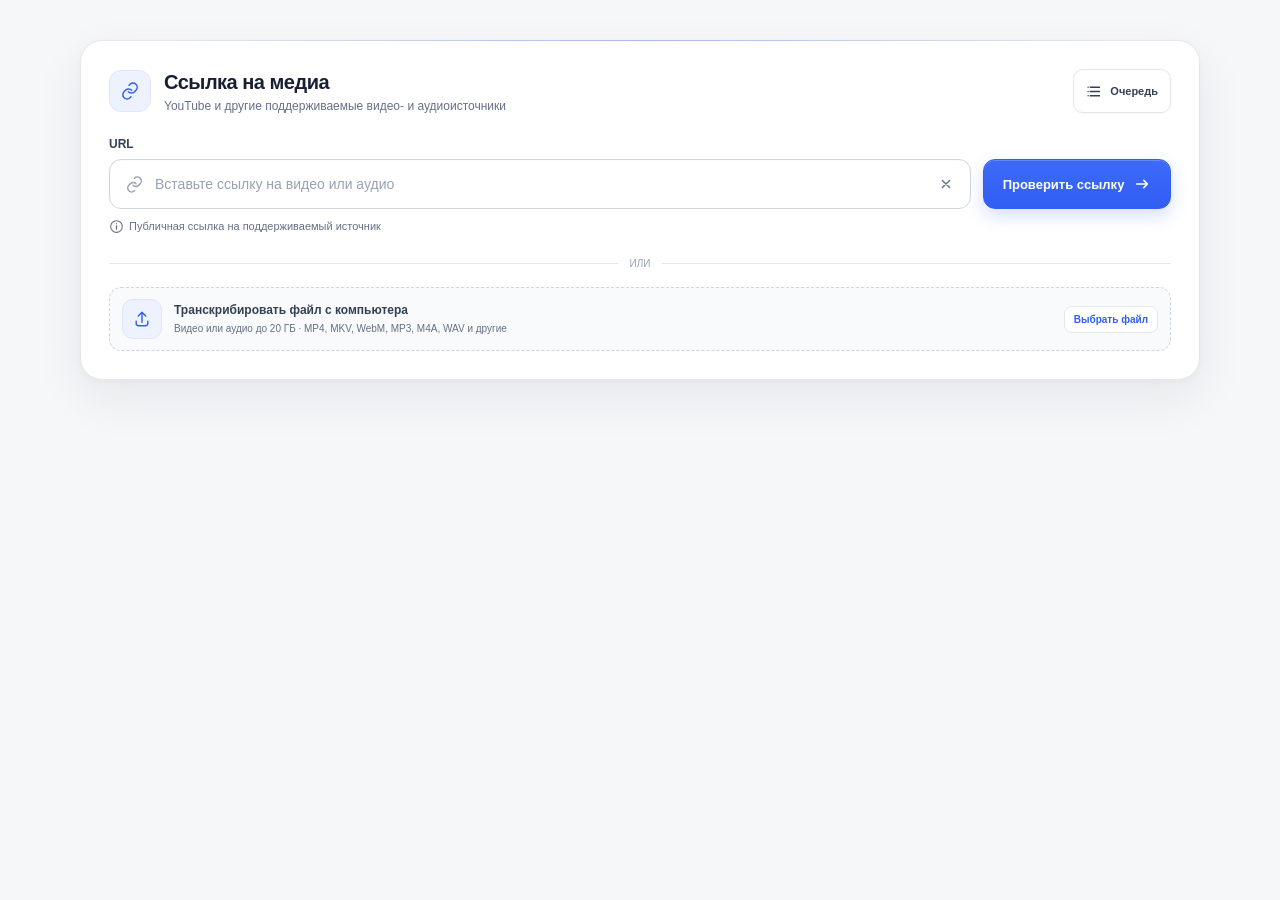
<file: app/static/index.html>
<!doctype html>
<html lang="ru">
<head>
  <meta charset="utf-8">
  <meta name="viewport" content="width=device-width, initial-scale=1">
  <meta name="theme-color" content="#f6f7f9">
  <title>Локальный загрузчик видео</title>
  <style>
    svg { width: 24px; height: 24px; }
    [hidden] { display: none !important; }
  </style>
  <link rel="stylesheet" href="./styles.css?v=20260719-3">
</head>
<body>
  <section id="file-mode-notice" class="file-mode-notice" hidden aria-labelledby="file-mode-title">
    <div class="file-mode-card">
      <span class="file-mode-icon" aria-hidden="true">
        <svg viewBox="0 0 24 24" fill="none"><path d="M12 3v11m0 0 4-4m-4 4-4-4M5 16.5v1.25A2.25 2.25 0 0 0 7.25 20h9.5A2.25 2.25 0 0 0 19 17.75V16.5" stroke="currentColor" stroke-width="1.8" stroke-linecap="round" stroke-linejoin="round"/></svg>
      </span>
      <span class="required-badge">Нужен локальный сервер</span>
      <h1 id="file-mode-title">Страница открыта как файл</h1>
      <p>CSS теперь загрузился корректно, но скачивание работает только через FastAPI. Запустите сервер и откройте приложение на localhost.</p>
      <a id="file-mode-link" class="primary-button file-mode-button" href="http://127.0.0.1:8765/">Открыть приложение</a>
      <code>.venv\Scripts\python.exe -m uvicorn app.main:app --host 127.0.0.1 --port 8765</code>
    </div>
  </section>

  <main class="page-shell">
    <section id="analysis-card" class="workspace-card" aria-labelledby="link-title">
      <div class="card-header">
        <div class="section-icon" aria-hidden="true">
          <svg viewBox="0 0 24 24" fill="none"><path d="M10 13a5 5 0 0 0 7.1.1l2-2a5 5 0 0 0-7.1-7.1l-1.1 1.1M14 11a5 5 0 0 0-7.1-.1l-2 2A5 5 0 0 0 12 20l1.1-1.1" stroke="currentColor" stroke-width="1.8" stroke-linecap="round"/></svg>
        </div>
        <div class="card-heading-copy">
          <div class="title-line">
            <h1 id="link-title">Ссылка на медиа</h1>
          </div>
          <p>YouTube и другие поддерживаемые видео- и аудиоисточники</p>
        </div>
        <button id="queue-toggle" class="quiet-action queue-toggle" type="button"
                aria-expanded="false" aria-controls="queue-panel">
          <svg viewBox="0 0 20 20" fill="none" aria-hidden="true"><path d="M5 5h11M5 10h11M5 15h11" stroke="currentColor" stroke-width="1.5" stroke-linecap="round"/><circle cx="2.5" cy="5" r=".8" fill="currentColor"/><circle cx="2.5" cy="10" r=".8" fill="currentColor"/><circle cx="2.5" cy="15" r=".8" fill="currentColor"/></svg>
          Очередь
        </button>
      </div>

      <form id="info-form" class="link-form">
        <label for="video-url">URL</label>
        <div class="form-row">
          <div class="input-wrap">
            <span class="input-icon" aria-hidden="true">
              <svg viewBox="0 0 24 24" fill="none"><path d="M10 13a5 5 0 0 0 7.1.1l2-2a5 5 0 0 0-7.1-7.1M14 11a5 5 0 0 0-7.1-.1l-2 2A5 5 0 0 0 12 20" stroke="currentColor" stroke-width="1.8" stroke-linecap="round"/></svg>
            </span>
            <input id="video-url" name="url" type="url" inputmode="url"
                   placeholder="Вставьте ссылку на видео или аудио" autocomplete="off"
                   aria-describedby="field-hint status" required>
            <button id="clear-button" class="clear-button" type="button" aria-label="Очистить ссылку" title="Очистить ссылку">
              <svg viewBox="0 0 20 20" fill="none" aria-hidden="true"><path d="m6 6 8 8m0-8-8 8" stroke="currentColor" stroke-width="1.6" stroke-linecap="round"/></svg>
            </button>
          </div>
          <button id="submit-button" class="primary-button" type="submit">
            <span class="button-label">Проверить ссылку</span>
            <svg class="button-arrow" viewBox="0 0 20 20" fill="none" aria-hidden="true"><path d="M4 10h12m-4-4 4 4-4 4" stroke="currentColor" stroke-width="1.7" stroke-linecap="round" stroke-linejoin="round"/></svg>
            <span class="spinner" aria-hidden="true"></span>
          </button>
        </div>
        <div class="form-meta">
          <span id="field-hint">
            <svg viewBox="0 0 18 18" fill="none" aria-hidden="true"><path d="M9 16A7 7 0 1 0 9 2a7 7 0 0 0 0 14Z" stroke="currentColor" stroke-width="1.3"/><path d="M9 8.2v4M9 5.6v.1" stroke="currentColor" stroke-width="1.5" stroke-linecap="round"/></svg>
            Публичная ссылка на поддерживаемый источник
          </span>
          <div id="status" class="status" role="status" aria-live="polite"></div>
        </div>
      </form>

      <section id="queue-panel" class="secondary-panel hidden" aria-labelledby="queue-title">
        <div class="secondary-panel-heading">
          <div>
            <h2 id="queue-title">Очередь ссылок</h2>
            <p>Вставьте несколько ссылок или одну ссылку на плейлист. Обычная загрузка выше остаётся главным способом.</p>
          </div>
          <span class="quiet-badge">до 50</span>
        </div>
        <label class="textarea-field" for="queue-source">
          <span>Ссылки или плейлист</span>
          <textarea id="queue-source" rows="3" maxlength="12000"
                    placeholder="Одна ссылка на строку или ссылка на плейлист"
                    aria-describedby="queue-status"></textarea>
        </label>
        <div class="secondary-action-row">
          <button id="queue-analyze" class="secondary-button" type="button">Показать список</button>
          <span id="queue-status" class="inline-status" role="status" aria-live="polite"></span>
        </div>

        <div id="queue-results" class="queue-results hidden">
          <div class="queue-results-head">
            <div>
              <strong id="queue-source-title">Найденные материалы</strong>
              <span id="queue-count"></span>
            </div>
            <label class="compact-check"><input id="queue-select-all" type="checkbox" checked><span>Выбрать все</span></label>
          </div>
          <div id="queue-items" class="queue-items" role="list"></div>
          <div class="queue-settings">
            <label class="setting-field" for="queue-action">
              <span>Что создать</span>
              <select id="queue-action">
                <option value="transcription" selected>Транскрибацию</option>
                <option value="video">Видео MP4</option>
                <option value="audio">Аудио</option>
              </select>
            </label>
            <button id="queue-start" class="secondary-button queue-start" type="button" disabled>Запустить очередь</button>
          </div>
          <p id="queue-help" class="secondary-help">Для транскрибации используются настройки вкладки «Текст». Элементы обрабатываются по очереди.</p>
        </div>
      </section>

      <div class="source-divider" aria-hidden="true"><span>или</span></div>
      <div class="local-file-control">
        <input id="local-media-file" class="local-media-input" type="file"
               accept="video/*,audio/*,.mkv,.m4v,.opus,.flac,.wma">
        <label id="local-file-picker" class="local-file-picker" for="local-media-file">
          <span class="local-file-icon" aria-hidden="true">
            <svg viewBox="0 0 24 24" fill="none"><path d="M12 16V4m0 0L7.5 8.5M12 4l4.5 4.5M5 14.5v3A2.5 2.5 0 0 0 7.5 20h9a2.5 2.5 0 0 0 2.5-2.5v-3" stroke="currentColor" stroke-width="1.7" stroke-linecap="round" stroke-linejoin="round"/></svg>
          </span>
          <span class="local-file-copy">
            <strong id="local-file-title">Транскрибировать файл с компьютера</strong>
            <small id="local-file-description">Видео или аудио до 20 ГБ · MP4, MKV, WebM, MP3, M4A, WAV и другие</small>
          </span>
          <span class="local-file-action">Выбрать файл</span>
        </label>
        <p id="local-file-status" class="local-file-status" role="status" aria-live="polite"></p>
      </div>
    </section>

    <section id="video-card" class="result-card hidden" aria-labelledby="video-title">
      <div class="result-header">
        <div>
          <span class="success-badge">
            <svg viewBox="0 0 18 18" fill="none" aria-hidden="true"><path d="M9 16A7 7 0 1 0 9 2a7 7 0 0 0 0 14Z" stroke="currentColor" stroke-width="1.4"/><path d="m5.8 9 2 2 4.4-4.5" stroke="currentColor" stroke-width="1.5" stroke-linecap="round" stroke-linejoin="round"/></svg>
            <span id="media-state-label">Медиа найдено</span>
          </span>
          <h2 id="result-heading">Доступные форматы</h2>
          <p id="result-description">Выберите видео, аудио или транскрибацию.</p>
        </div>
        <span id="source-name" class="source-badge">Источник</span>
      </div>

      <div class="result-grid">
        <article class="media-summary">
          <div class="thumbnail-wrap">
            <img id="thumbnail" alt="Превью видео">
            <div id="local-file-preview" class="local-file-preview hidden" aria-hidden="true">
              <svg viewBox="0 0 24 24" fill="none"><path d="M6 3.5h8l4 4v13H6v-17Z" stroke="currentColor" stroke-width="1.5"/><path d="M14 3.5v4h4M9 13h6M9 16h4" stroke="currentColor" stroke-width="1.5" stroke-linecap="round"/></svg>
              <span>Локальный медиафайл</span>
            </div>
            <span id="duration" class="duration"></span>
            <span class="thumbnail-shade" aria-hidden="true"></span>
          </div>
          <div class="media-copy">
            <h3 id="video-title"></h3>
            <p id="author" class="author"></p>
          </div>

          <details id="range-selector" class="compact-disclosure range-selector hidden">
            <summary>
              <span>Выбрать фрагмент</span>
              <small id="range-summary">Всё медиа</small>
            </summary>
            <div class="disclosure-content">
              <div class="range-track-wrap" aria-label="Границы выбранного фрагмента">
                <div class="range-base"></div>
                <div id="range-fill" class="range-fill"></div>
                <input id="range-start" class="range-input" type="range" min="0" max="1" value="0" step="1" aria-label="Начало фрагмента">
                <input id="range-end" class="range-input" type="range" min="0" max="1" value="1" step="1" aria-label="Конец фрагмента">
              </div>
              <div class="range-time-fields">
                <label for="range-start-time"><span>С</span><input id="range-start-time" type="text" inputmode="numeric" value="00:00:00" aria-describedby="range-error"></label>
                <span class="range-duration"><small>Длительность</small><strong id="range-duration">00:00</strong></span>
                <label for="range-end-time"><span>До</span><input id="range-end-time" type="text" inputmode="numeric" value="00:00:01" aria-describedby="range-error"></label>
              </div>
              <p id="range-error" class="field-error" role="status" aria-live="polite"></p>
            </div>
          </details>
        </article>

        <div class="format-picker">
          <div class="tabs" role="tablist" aria-label="Тип файла">
            <button id="video-tab" class="tab-button active" type="button" role="tab" aria-selected="true" aria-controls="video-panel" data-tab="video">
              <svg viewBox="0 0 20 20" fill="none" aria-hidden="true"><rect x="2.5" y="4" width="15" height="12" rx="2" stroke="currentColor" stroke-width="1.4"/><path d="m8 8 4.5 2L8 12V8Z" fill="currentColor"/></svg>
              Видео
            </button>
            <button id="audio-tab" class="tab-button" type="button" role="tab" aria-selected="false" aria-controls="audio-panel" data-tab="audio">
              <svg viewBox="0 0 20 20" fill="none" aria-hidden="true"><path d="M8 14.5V5.8l7-1.5V13M8 8l7-1.5" stroke="currentColor" stroke-width="1.4" stroke-linecap="round"/><circle cx="5.5" cy="14.5" r="2.5" stroke="currentColor" stroke-width="1.4"/><circle cx="12.5" cy="13" r="2.5" stroke="currentColor" stroke-width="1.4"/></svg>
              Аудио
            </button>
            <button id="transcript-tab" class="tab-button" type="button" role="tab" aria-selected="false" aria-controls="transcript-panel" data-tab="transcript">
              <svg viewBox="0 0 20 20" fill="none" aria-hidden="true"><path d="M5 3.5h7l3 3V16.5H5v-13Z" stroke="currentColor" stroke-width="1.4"/><path d="M12 3.5v3h3M7.5 10h5M7.5 13h5" stroke="currentColor" stroke-width="1.4" stroke-linecap="round"/></svg>
              Текст
            </button>
          </div>

          <div id="video-panel" class="tab-panel" role="tabpanel" aria-labelledby="video-tab">
            <div class="panel-label-row">
              <span>Доступное качество</span>
              <span>Лучшее до 1080p выбирается автоматически</span>
            </div>
            <div id="quality-list" class="format-list" role="list"></div>
          </div>

          <div id="audio-panel" class="tab-panel hidden" role="tabpanel" aria-labelledby="audio-tab">
            <div class="panel-label-row">
              <span>Формат аудио</span>
              <span id="audio-source-note">Выберите итоговый файл</span>
            </div>
            <div id="audio-list" class="format-list" role="list"></div>
            <div id="audio-bitrate-field" class="audio-settings">
              <label class="setting-field" for="audio-bitrate">
                <span>Качество MP3</span>
                <select id="audio-bitrate">
                  <option value="128">128 кбит/с - компактный файл</option>
                  <option value="192" selected>192 кбит/с - рекомендуется</option>
                  <option value="256">256 кбит/с - высокое качество</option>
                  <option value="320">320 кбит/с - максимальное качество</option>
                </select>
              </label>
            </div>
          </div>

          <div id="transcript-panel" class="tab-panel hidden" role="tabpanel" aria-labelledby="transcript-tab">
            <div class="panel-label-row">
              <span>Локальная транскрибация</span>
              <span>Markdown выбран по умолчанию</span>
            </div>
            <div class="transcription-settings">
              <label class="setting-field" for="transcription-engine">
                <span>Режим распознавания</span>
                <select id="transcription-engine">
                  <option value="hybrid" selected>Совместный - русский текст с проверкой терминов</option>
                  <option value="gigaam">GigaAM - быстрая транскрибация на русском</option>
                  <option value="whisper">Whisper - русский, английский и другие языки</option>
                </select>
              </label>
              <label class="setting-field" for="transcription-language">
                <span>Язык речи</span>
                <select id="transcription-language">
                  <option value="auto">Определить автоматически</option>
                  <option value="ru" selected>Русский</option>
                  <option value="en">Английский</option>
                </select>
              </label>
              <label id="text-source-field" class="setting-field text-source-field" for="text-source">
                <span>Источник текста</span>
                <select id="text-source">
                  <option value="auto" selected>Сначала готовые субтитры</option>
                  <option value="speech">Всегда распознавать аудио</option>
                </select>
              </label>
              <label id="whisper-model-field" class="setting-field whisper-model-field hidden" for="whisper-model">
                <span>Модель Whisper</span>
                <select id="whisper-model">
                  <option value="tiny">Tiny - самая быстрая</option>
                  <option value="base">Base - быстрая</option>
                  <option value="small">Small - быстрее</option>
                  <option value="medium">Medium - точнее</option>
                  <option value="large-v3" selected>Large v3 - максимум качества</option>
                </select>
              </label>
            </div>
            <p id="subtitle-note" class="context-note hidden" aria-live="polite"></p>

            <fieldset class="format-fieldset">
              <legend>Форматы результата</legend>
              <div class="transcript-formats">
                <label class="format-check primary-format"><input name="transcription-format" type="checkbox" value="md" checked><span><strong>MD</strong><small>Главный формат</small></span></label>
                <label class="format-check"><input name="transcription-format" type="checkbox" value="txt"><span><strong>TXT</strong><small>Обычный текст</small></span></label>
                <label class="format-check"><input name="transcription-format" type="checkbox" value="srt"><span><strong>SRT</strong><small>Субтитры</small></span></label>
                <label class="format-check"><input name="transcription-format" type="checkbox" value="vtt"><span><strong>VTT</strong><small>Веб-субтитры</small></span></label>
              </div>
            </fieldset>

            <div class="transcript-options">
              <label><input id="include-timestamps" type="checkbox" checked><span>Добавить временные метки</span></label>
              <label><input id="paragraphize" type="checkbox" checked><span>Объединить реплики в абзацы</span></label>
              <label><input id="remove-short-fragments" type="checkbox" checked><span>Убрать пустые короткие фрагменты</span></label>
            </div>
            <p id="model-note" class="model-note">GigaAM распознаёт всю русскую речь, а Whisper large-v3 проверяет только подозрительные технические места.</p>

            <details id="terms-disclosure" class="compact-disclosure terms-disclosure">
              <summary>
                <span>Пользовательские термины</span>
                <small>Встроенный словарь уже работает</small>
              </summary>
              <div class="disclosure-content">
                <label class="textarea-field" for="custom-terms">
                  <span>Названия из этого видео</span>
                  <textarea id="custom-terms" rows="3" maxlength="4200"
                            placeholder="Например: внутренний продукт, фамилия, название проекта"
                            aria-describedby="terms-help terms-count"></textarea>
                </label>
                <div class="field-meta">
                  <span id="terms-help">527 терминов по разработке, DevOps и нейросетям уже учитываются автоматически.</span>
                  <span id="terms-count">0 из 64</span>
                </div>
              </div>
            </details>

            <details id="speaker-disclosure" class="compact-disclosure speaker-disclosure">
              <summary>
                <span>Разделение по спикерам</span>
                <small>Необязательно, обработка дольше</small>
              </summary>
              <div class="disclosure-content speaker-controls">
                <div class="transcript-options speaker-toggle">
                  <label><input id="diarize-speakers" type="checkbox"><span>Определять, кто говорит</span></label>
                </div>
                <label id="speaker-count-field" class="setting-field speaker-count-field" for="speaker-count">
                  <span>Количество спикеров</span>
                  <select id="speaker-count" disabled>
                    <option value="" selected>Определить автоматически</option>
                    <option value="2">2 спикера</option>
                    <option value="3">3 спикера</option>
                    <option value="4">4 спикера</option>
                    <option value="5">5 спикеров</option>
                    <option value="6">6 спикеров</option>
                    <option value="7">7 спикеров</option>
                    <option value="8">8 спикеров</option>
                    <option value="9">9 спикеров</option>
                    <option value="10">10 спикеров</option>
                  </select>
                </label>
                <p class="speaker-help">При первом запуске приложение скачает локальные модели. Режим потребляет больше ресурсов, поэтому лучше указывать число спикеров, если оно известно.</p>
              </div>
            </details>
          </div>

          <div class="result-action">
            <button id="download-button" class="download-button primary-download" type="button" disabled>
              <svg viewBox="0 0 20 20" fill="none" aria-hidden="true"><path d="M10 3v9m0 0 3-3m-3 3L7 9M4 14.5v.5a2 2 0 0 0 2 2h8a2 2 0 0 0 2-2v-.5" stroke="currentColor" stroke-width="1.5" stroke-linecap="round" stroke-linejoin="round"/></svg>
              <span id="download-label">Выберите качество</span>
            </button>
            <p id="download-hint">Видео и аудио будут объединены в MP4 через FFmpeg.</p>

            <div id="task-progress" class="task-progress hidden" aria-live="polite">
              <div class="progress-meta">
                <span id="task-stage" class="progress-stage">Подготовка</span>
                <strong id="task-percent">0%</strong>
              </div>
              <div class="progress-copy">
                <span id="task-message">Подготавливаем загрузку...</span>
              </div>
              <div id="progress-track" class="progress-track" role="progressbar" aria-label="Прогресс текущего этапа" aria-valuemin="0" aria-valuemax="100" aria-valuenow="0"><span id="progress-bar"></span></div>
              <div id="task-detail" class="progress-detail"></div>
              <button id="cancel-button" class="cancel-button" type="button">Отменить операцию</button>
            </div>

            <div id="download-result" class="download-result hidden">
              <div class="file-result-icon" aria-hidden="true">
                <svg viewBox="0 0 20 20" fill="none"><path d="M6 2.5h5l3.5 3.5v11.5h-9V2.5H6Z" stroke="currentColor" stroke-width="1.4"/><path d="M11 2.5V6h3.5M7.5 12l1.5 1.5 3.5-3.5" stroke="currentColor" stroke-width="1.4" stroke-linecap="round" stroke-linejoin="round"/></svg>
              </div>
              <div class="file-result-copy">
                <strong id="result-title">Готовые файлы</strong>
                <span id="result-summary"></span>
              </div>
              <button id="open-folder-button" class="folder-button" type="button">Открыть папку</button>
              <div id="result-files" class="result-files"></div>
              <details id="transcript-editor" class="compact-disclosure transcript-editor hidden">
                <summary>
                  <span>Проверить Markdown</span>
                  <small>Компактный редактор</small>
                </summary>
                <div class="disclosure-content">
                  <div class="editor-search-row">
                    <label class="editor-search" for="transcript-search">
                      <span class="sr-only">Поиск по транскрибации</span>
                      <input id="transcript-search" type="search" placeholder="Найти в тексте">
                    </label>
                    <button id="transcript-find-next" class="quiet-action" type="button">Найти</button>
                  </div>
                  <label class="textarea-field editor-field" for="transcript-content">
                    <span class="sr-only">Текст Markdown</span>
                    <textarea id="transcript-content" rows="12" maxlength="5242880" spellcheck="true"></textarea>
                  </label>
                  <div class="editor-actions">
                    <span id="editor-status" class="inline-status" role="status" aria-live="polite"></span>
                    <button id="transcript-save" class="secondary-button" type="button">Сохранить изменения</button>
                  </div>
                </div>
              </details>
            </div>
          </div>
        </div>
      </div>
    </section>

  </main>

  <script src="./app.js?v=20260719-3" defer></script>
</body>
</html>
</file>
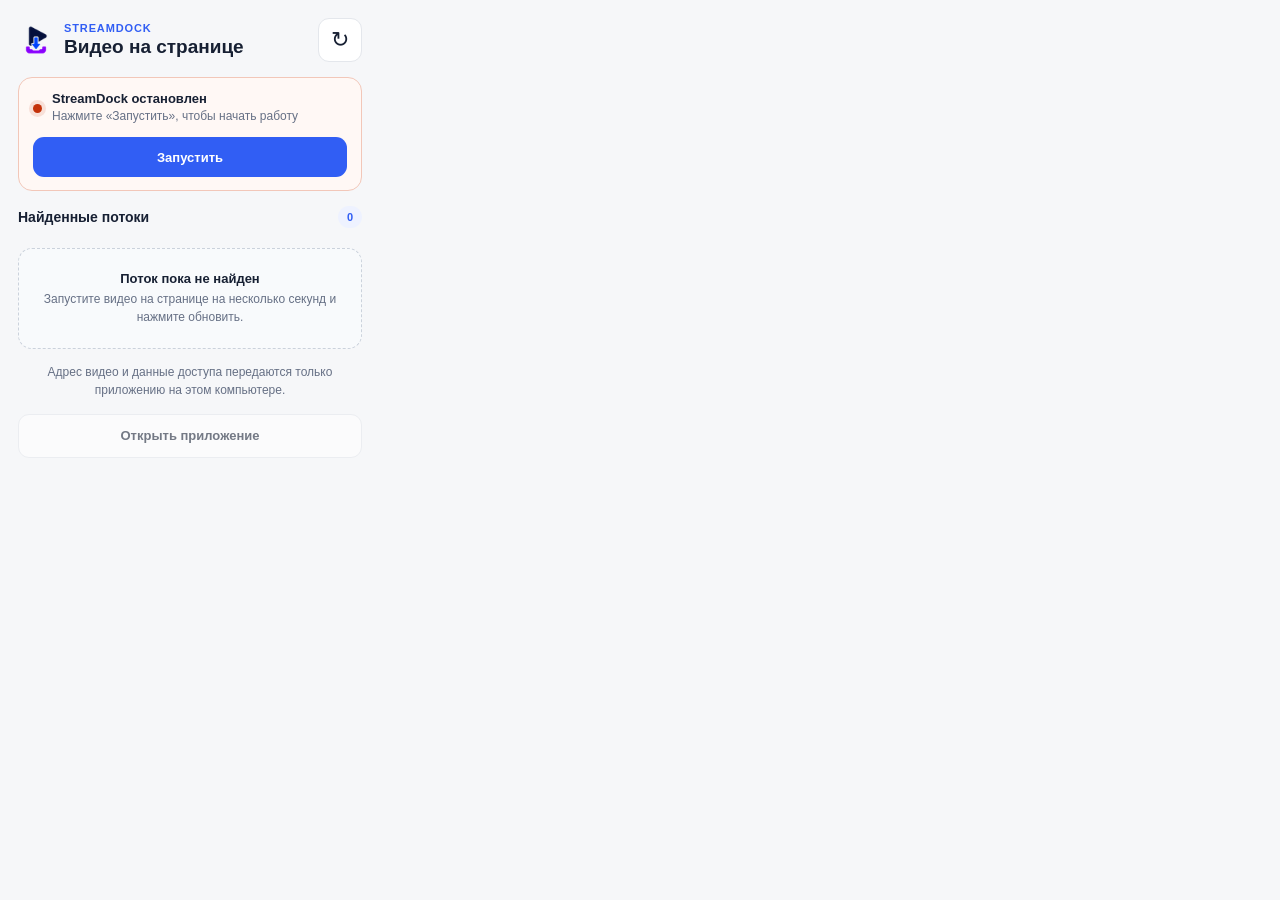
<file: browser-extension/popup.html>
<!doctype html>
<html lang="ru">
  <head>
    <meta charset="UTF-8">
    <meta name="viewport" content="width=device-width, initial-scale=1.0">
    <title>StreamDock</title>
    <link rel="stylesheet" href="popup.css">
  </head>
  <body>
    <main class="popup-shell">
      <header class="popup-header">
        <div class="brand-lockup">
          <img class="brand-icon" src="icons/icon48.png" alt="" width="36" height="36">
          <div>
            <p class="eyebrow">StreamDock</p>
            <h1>Видео на странице</h1>
          </div>
        </div>
        <button class="icon-button" id="refreshButton" type="button" aria-label="Обновить список" title="Обновить список">
          <span aria-hidden="true">↻</span>
        </button>
      </header>

      <section class="connection-card is-checking" id="connectionCard" aria-live="polite">
        <div class="connection-card__status">
          <span class="status-dot" aria-hidden="true"></span>
          <div>
            <strong id="connectionTitle">Проверяем приложение</strong>
            <p id="connectionText">Связываемся с локальным помощником</p>
          </div>
        </div>
        <div class="connection-actions">
          <button class="primary-button compact-button" id="startButton" type="button" disabled>Запустить</button>
          <button class="secondary-button compact-button danger-button" id="stopButton" type="button" hidden disabled>Остановить</button>
        </div>
      </section>

      <section class="active-job" id="activeJobCard" hidden aria-live="polite">
        <div class="active-job__copy">
          <span class="pulse-dot" aria-hidden="true"></span>
          <div>
            <strong id="activeJobTitle">Идёт загрузка</strong>
            <p id="activeJobText">Откройте постоянную страницу, чтобы видеть прогресс.</p>
          </div>
        </div>
        <button class="secondary-button" id="openProgressButton" type="button">Открыть загрузку</button>
      </section>

      <section class="content-section" aria-labelledby="streamsTitle">
        <div class="section-heading">
          <h2 id="streamsTitle">Найденные потоки</h2>
          <span class="count-badge" id="streamCount">0</span>
        </div>
        <div class="stream-list" id="streamList"></div>
        <div class="empty-state" id="emptyState" hidden>
          <strong>Поток пока не найден</strong>
          <p>Запустите видео на странице на несколько секунд и нажмите обновить.</p>
        </div>
      </section>

      <p class="privacy-note">Адрес видео и данные доступа передаются только приложению на этом компьютере.</p>
      <button class="secondary-button" id="openAppButton" type="button" disabled>Открыть приложение</button>
    </main>
    <script src="popup.js"></script>
  </body>
</html>
</file>
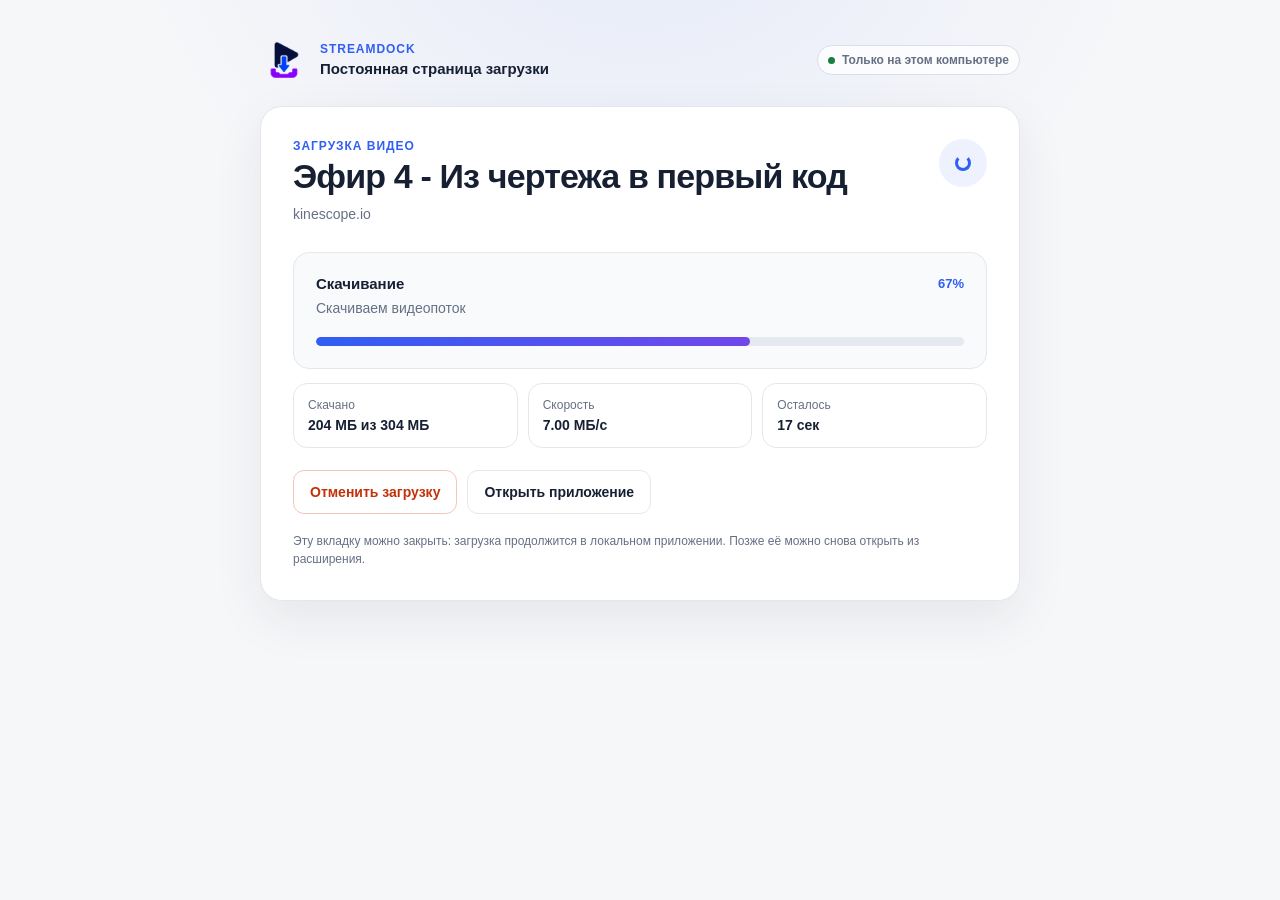
<file: browser-extension/progress.html>
<!doctype html>
<html lang="ru">
  <head>
    <meta charset="UTF-8">
    <meta name="viewport" content="width=device-width, initial-scale=1.0">
    <title>Загрузка - StreamDock</title>
    <link rel="stylesheet" href="progress.css">
  </head>
  <body>
    <main class="page-shell">
      <header class="page-header">
        <div class="brand-lockup">
          <img src="icons/icon128.png" alt="" width="48" height="48">
          <div>
            <p class="eyebrow">StreamDock</p>
            <strong>Постоянная страница загрузки</strong>
          </div>
        </div>
        <span class="local-badge"><span aria-hidden="true"></span> Только на этом компьютере</span>
      </header>

      <section class="download-card" id="downloadCard" aria-live="polite">
        <div class="card-heading">
          <div>
            <p class="eyebrow" id="stateEyebrow">Загрузка видео</p>
            <h1 id="jobTitle">Подготавливаем загрузку</h1>
            <p class="source-host" id="sourceHost">Получаем данные видеопотока</p>
          </div>
          <span class="state-icon is-working" id="stateIcon" aria-hidden="true">
            <span></span>
          </span>
        </div>

        <div class="stage-block">
          <div class="stage-heading">
            <strong id="stageTitle">Подключение</strong>
            <span id="progressValue">Подождите</span>
          </div>
          <p id="stageMessage">Передаём видео локальному приложению.</p>
          <div class="progress-track is-indeterminate" id="progressTrack" role="progressbar" aria-label="Прогресс загрузки">
            <span id="progressBar"></span>
          </div>
        </div>

        <dl class="stats-grid" id="statsGrid" hidden>
          <div>
            <dt>Скачано</dt>
            <dd id="downloadedValue">-</dd>
          </div>
          <div>
            <dt>Скорость</dt>
            <dd id="speedValue">-</dd>
          </div>
          <div>
            <dt>Осталось</dt>
            <dd id="etaValue">-</dd>
          </div>
        </dl>

        <div class="notice" id="notice" hidden>
          <strong id="noticeTitle">Связь временно потеряна</strong>
          <p id="noticeText">Продолжаем проверять состояние локального приложения.</p>
        </div>

        <div class="actions" id="actions">
          <button class="danger-button" id="cancelButton" type="button">Отменить загрузку</button>
          <button class="primary-button" id="retryButton" type="button" hidden>Запустить и повторить</button>
          <button class="primary-button" id="openFolderButton" type="button" hidden>Открыть папку</button>
          <button class="secondary-button" id="openAppButton" type="button">Открыть приложение</button>
          <button class="secondary-button" id="closeButton" type="button" hidden>Закрыть вкладку</button>
        </div>

        <p class="safe-close-note" id="safeCloseNote">Эту вкладку можно закрыть: после начала задачи загрузка продолжится в локальном приложении.</p>
      </section>
    </main>
    <script src="progress.js"></script>
  </body>
</html>
</file>
<file: app/static/styles.css>
:root {
  color-scheme: light;
  --background: #f6f7f9;
  --surface: #ffffff;
  --surface-subtle: #f8fafc;
  --surface-hover: #f2f4f7;
  --text: #172033;
  --text-soft: #344054;
  --muted: #667085;
  --muted-light: #98a2b3;
  --line: #e4e7ec;
  --line-strong: #d0d5dd;
  --accent: #315ef4;
  --accent-hover: #2449d8;
  --accent-soft: #eef2ff;
  --success: #15803d;
  --success-soft: #ecfdf3;
  --danger: #c4320a;
  --danger-soft: #fff1ed;
  --shadow-sm: 0 1px 2px rgba(16, 24, 40, .04);
  --shadow-card: 0 18px 50px rgba(16, 24, 40, .07), 0 2px 6px rgba(16, 24, 40, .03);
  font-family: Inter, "Segoe UI", Arial, sans-serif;
}

* { box-sizing: border-box; }

html { scroll-behavior: smooth; }

body {
  margin: 0;
  min-width: 320px;
  min-height: 100vh;
  color: var(--text);
  background: var(--background);
  -webkit-font-smoothing: antialiased;
}

body.file-mode { overflow: hidden; }
.file-mode .ambient,
.file-mode .app-header,
.file-mode .page-shell,
.file-mode .app-footer { display: none; }

.file-mode-notice {
  display: grid;
  min-height: 100vh;
  place-items: center;
  padding: 24px;
  background:
    radial-gradient(circle at 50% 20%, rgba(49, 94, 244, .1), transparent 32rem),
    var(--background);
}

.file-mode-card {
  width: min(100%, 520px);
  padding: 36px;
  border: 1px solid var(--line);
  border-radius: 24px;
  background: var(--surface);
  box-shadow: var(--shadow-card);
  text-align: center;
}

.file-mode-icon { display: grid; width: 54px; height: 54px; margin: 0 auto 16px; place-items: center; border: 1px solid #dbe3ff; border-radius: 16px; color: var(--accent); background: var(--accent-soft); }
.file-mode-icon svg { width: 26px; height: 26px; }
.file-mode-card .required-badge { margin: 0 auto; }
.file-mode-card h1 { margin: 18px 0 10px; font-size: 31px; letter-spacing: -.035em; }
.file-mode-card p { margin: 0 auto; color: var(--muted); font-size: 14px; line-height: 1.65; }
.file-mode-button { width: 100%; margin-top: 24px; color: #fff; text-decoration: none; }
.file-mode-card code { display: block; overflow-x: auto; margin-top: 14px; padding: 11px 12px; border: 1px solid var(--line); border-radius: 10px; color: var(--muted); background: var(--surface-subtle); font-size: 10px; line-height: 1.5; text-align: left; white-space: nowrap; }

button, input, select, textarea { font: inherit; }
button { color: inherit; }
svg { display: block; }

.ambient {
  position: fixed;
  z-index: -1;
  border-radius: 50%;
  pointer-events: none;
  filter: blur(8px);
}

.ambient-one {
  top: 48px;
  left: -180px;
  width: 520px;
  height: 520px;
  background: radial-gradient(circle, rgba(49, 94, 244, .08), transparent 68%);
}

.ambient-two {
  top: 210px;
  right: -220px;
  width: 560px;
  height: 560px;
  background: radial-gradient(circle, rgba(116, 76, 255, .055), transparent 68%);
}

.app-header {
  position: sticky;
  top: 0;
  z-index: 20;
  border-bottom: 1px solid rgba(228, 231, 236, .86);
  background: rgba(246, 247, 249, .88);
  backdrop-filter: blur(18px);
}

.header-inner {
  display: flex;
  width: min(1180px, calc(100% - 48px));
  min-height: 72px;
  margin: 0 auto;
  align-items: center;
  justify-content: space-between;
  gap: 24px;
}

.brand {
  display: inline-flex;
  align-items: center;
  gap: 11px;
  color: inherit;
  text-decoration: none;
}

.brand-mark {
  display: grid;
  width: 38px;
  height: 38px;
  place-items: center;
  border: 1px solid #dbe3ff;
  border-radius: 11px;
  color: var(--accent);
  background: linear-gradient(145deg, #fff, #eef2ff);
  box-shadow: var(--shadow-sm);
}

.brand-mark svg { width: 21px; height: 21px; }
.brand > span:last-child { display: grid; gap: 1px; }
.brand strong { font-size: 14px; line-height: 1.25; letter-spacing: -.01em; }
.brand small { color: var(--muted); font-size: 11px; line-height: 1.3; }

.header-actions { display: flex; align-items: center; gap: 10px; }

.version-badge,
.quiet-badge,
.required-badge,
.source-badge,
.stage-label {
  display: inline-flex;
  align-items: center;
  width: fit-content;
  border: 1px solid var(--line);
  border-radius: 999px;
  color: var(--muted);
  background: rgba(255, 255, 255, .74);
  font-size: 11px;
  font-weight: 650;
  line-height: 1;
  white-space: nowrap;
  flex: 0 0 auto;
}

.version-badge { padding: 6px 9px; }
.local-status { display: inline-flex; align-items: center; gap: 7px; color: var(--text-soft); font-size: 12px; font-weight: 600; }
.local-status i { width: 7px; height: 7px; border-radius: 50%; background: #22c55e; box-shadow: 0 0 0 4px rgba(34, 197, 94, .12); }

.page-shell {
  width: min(1120px, calc(100% - 48px));
  margin: 0 auto;
  padding: 40px 0 56px;
}

.hero {
  display: grid;
  grid-template-columns: minmax(0, 1.35fr) minmax(320px, .65fr);
  gap: 64px;
  align-items: end;
  margin-bottom: 44px;
}

.hero-copy { max-width: 760px; }

.kicker {
  display: inline-flex;
  align-items: center;
  gap: 8px;
  margin-bottom: 18px;
  color: var(--accent);
  font-size: 12px;
  font-weight: 700;
  letter-spacing: .03em;
}

.kicker-icon { display: grid; width: 24px; height: 24px; place-items: center; border-radius: 8px; background: var(--accent-soft); }
.kicker-icon svg { width: 15px; height: 15px; }

h1 {
  max-width: 740px;
  margin: 0;
  font-size: clamp(44px, 5.2vw, 66px);
  line-height: 1.04;
  letter-spacing: -.052em;
}

h1 span { color: #677085; }

.hero-copy > p {
  max-width: 675px;
  margin: 22px 0 0;
  color: var(--muted);
  font-size: 17px;
  line-height: 1.65;
}

.trust-list {
  display: flex;
  flex-wrap: wrap;
  gap: 12px 24px;
  margin: 24px 0 0;
  padding: 0;
  list-style: none;
  color: var(--text-soft);
  font-size: 13px;
  font-weight: 550;
}

.trust-list li { display: inline-flex; align-items: center; gap: 7px; }
.trust-list li span { display: grid; width: 18px; height: 18px; place-items: center; border-radius: 50%; color: var(--success); background: var(--success-soft); font-size: 11px; font-weight: 800; }

.process-card {
  overflow: hidden;
  border: 1px solid var(--line);
  border-radius: 20px;
  background: rgba(255, 255, 255, .82);
  box-shadow: var(--shadow-sm);
}

.process-head { display: flex; align-items: center; justify-content: space-between; padding: 15px 18px; border-bottom: 1px solid var(--line); color: var(--text-soft); font-size: 12px; font-weight: 700; }
.quiet-badge { padding: 5px 8px; border-color: #d5f2df; color: var(--success); background: var(--success-soft); }
.process-list { margin: 0; padding: 7px; list-style: none; }

.process-list li {
  display: grid;
  grid-template-columns: 30px 1fr auto;
  gap: 10px;
  align-items: center;
  padding: 10px;
  border-radius: 12px;
  color: var(--muted);
}

.process-list li.active { color: var(--text); background: var(--accent-soft); }
.process-number { display: grid; width: 28px; height: 28px; place-items: center; border: 1px solid var(--line); border-radius: 9px; background: var(--surface); font-size: 11px; font-weight: 750; }
.active .process-number { border-color: #cbd5ff; color: var(--accent); }
.process-list strong, .process-list small { display: block; }
.process-list strong { font-size: 12px; line-height: 1.4; }
.process-list small { margin-top: 1px; color: var(--muted); font-size: 10px; line-height: 1.4; }
.process-state { padding: 4px 7px; border-radius: 999px; color: var(--accent); background: var(--surface); font-size: 9px; font-weight: 750; text-transform: uppercase; }

.workspace-card,
.result-card {
  border: 1px solid var(--line);
  border-radius: 22px;
  background: var(--surface);
  box-shadow: var(--shadow-card);
}

.workspace-card { position: relative; padding: 28px; }
.workspace-card::before { position: absolute; top: -1px; right: 8%; left: 8%; height: 1px; content: ""; background: linear-gradient(90deg, transparent, rgba(49, 94, 244, .32), transparent); }

.card-header { display: flex; align-items: center; gap: 13px; margin-bottom: 24px; }
.section-icon { display: grid; width: 42px; height: 42px; place-items: center; flex: 0 0 auto; border: 1px solid #dfe5ff; border-radius: 12px; color: var(--accent); background: var(--accent-soft); }
.section-icon svg { width: 20px; height: 20px; }
.card-heading-copy { min-width: 0; flex: 1; }
.title-line { display: flex; align-items: center; gap: 9px; }
.card-header h1,
.card-header h2 { max-width: none; margin: 0; font-size: 20px; line-height: 1.3; letter-spacing: -.025em; }
.card-header p { margin: 4px 0 0; color: var(--muted); font-size: 12px; }
.required-badge { padding: 5px 8px; border-color: #dfe5ff; color: var(--accent); background: var(--accent-soft); }

.link-form > label { display: block; margin-bottom: 8px; color: var(--text-soft); font-size: 12px; font-weight: 650; }
.form-row { display: grid; grid-template-columns: minmax(0, 1fr) auto; gap: 12px; }
.input-wrap { position: relative; min-width: 0; }
.input-icon { position: absolute; top: 50%; left: 15px; display: grid; width: 20px; height: 20px; place-items: center; color: var(--muted-light); transform: translateY(-50%); pointer-events: none; }
.input-icon svg { width: 19px; height: 19px; }

.link-form input {
  width: 100%;
  height: 50px;
  padding: 0 48px 0 45px;
  border: 1px solid var(--line-strong);
  border-radius: 12px;
  outline: none;
  color: var(--text);
  background: var(--surface);
  box-shadow: inset 0 1px 2px rgba(16, 24, 40, .025);
  font-size: 14px;
  transition: border-color .18s ease, box-shadow .18s ease;
}

.link-form input::placeholder { color: var(--muted-light); }
.link-form input:hover { border-color: #b8c0cc; }
.link-form input:focus { border-color: var(--accent); box-shadow: 0 0 0 4px rgba(49, 94, 244, .1); }

.clear-button {
  position: absolute;
  top: 7px;
  right: 7px;
  display: grid;
  width: 36px;
  height: 36px;
  place-items: center;
  border: 0;
  border-radius: 9px;
  color: var(--muted);
  background: transparent;
  cursor: pointer;
  transition: color .18s ease, background .18s ease;
}

.clear-button:hover { color: var(--text); background: var(--surface-hover); }
.clear-button svg { width: 18px; height: 18px; }

.primary-button {
  display: inline-flex;
  min-width: 188px;
  height: 50px;
  align-items: center;
  justify-content: center;
  gap: 9px;
  padding: 0 18px;
  border: 1px solid var(--accent);
  border-radius: 12px;
  color: #fff;
  background: linear-gradient(180deg, #3d6af7, var(--accent));
  box-shadow: 0 7px 18px rgba(49, 94, 244, .2), inset 0 1px 0 rgba(255, 255, 255, .2);
  font-size: 13px;
  font-weight: 700;
  cursor: pointer;
  transition: background .18s ease, transform .18s ease, box-shadow .18s ease;
}

.primary-button:hover { background: linear-gradient(180deg, #315ef4, var(--accent-hover)); box-shadow: 0 9px 22px rgba(49, 94, 244, .25); transform: translateY(-1px); }
.primary-button:active { transform: translateY(0); }
.primary-button:disabled { opacity: .76; cursor: wait; transform: none; }
.button-arrow { width: 18px; height: 18px; }
.spinner { display: none; width: 16px; height: 16px; border: 2px solid rgba(255, 255, 255, .36); border-top-color: #fff; border-radius: 50%; animation: spin .75s linear infinite; }
.is-loading .button-arrow { display: none; }
.is-loading .spinner { display: inline-block; }

.form-meta { display: flex; min-height: 22px; align-items: flex-start; justify-content: space-between; gap: 20px; margin-top: 9px; }
#field-hint { display: inline-flex; align-items: center; gap: 5px; color: var(--muted); font-size: 11px; line-height: 1.5; }
#field-hint svg { width: 15px; height: 15px; flex: 0 0 auto; }
.status { color: var(--muted); font-size: 11px; font-weight: 600; line-height: 1.5; text-align: right; }
.status.success { color: var(--success); }
.status.error { color: var(--danger); }

.quiet-action,
.secondary-button {
  display: inline-flex;
  min-height: 44px;
  align-items: center;
  justify-content: center;
  gap: 7px;
  padding: 0 12px;
  border: 1px solid var(--line);
  border-radius: 10px;
  color: var(--text-soft);
  background: var(--surface);
  box-shadow: var(--shadow-sm);
  font-size: 11px;
  font-weight: 700;
  cursor: pointer;
  transition: border-color .18s ease, color .18s ease, background .18s ease, box-shadow .18s ease;
}
.quiet-action:hover,
.secondary-button:hover { border-color: #cbd5e1; color: var(--text); background: var(--surface-subtle); }
.quiet-action:disabled,
.secondary-button:disabled { color: var(--muted-light); background: var(--surface-hover); box-shadow: none; cursor: not-allowed; opacity: .72; }
.quiet-action svg { width: 17px; height: 17px; }
.queue-toggle { flex: 0 0 auto; }
.queue-toggle[aria-expanded="true"] { border-color: #cbd5ff; color: var(--accent); background: var(--accent-soft); }

.secondary-panel {
  margin-top: 18px;
  padding: 18px;
  border: 1px solid var(--line);
  border-radius: 14px;
  background: var(--surface-subtle);
  animation: reveal .2s ease both;
}
.secondary-panel-heading { display: flex; align-items: flex-start; justify-content: space-between; gap: 16px; margin-bottom: 14px; }
.secondary-panel-heading h2 { margin: 0; font-size: 14px; line-height: 1.4; letter-spacing: -.01em; }
.secondary-panel-heading p { max-width: 650px; margin: 3px 0 0; color: var(--muted); font-size: 10px; line-height: 1.5; }
.textarea-field { display: grid; gap: 6px; color: var(--text-soft); font-size: 11px; font-weight: 700; }
.textarea-field textarea {
  display: block;
  width: 100%;
  min-height: 76px;
  resize: vertical;
  padding: 10px 11px;
  border: 1px solid var(--line-strong);
  border-radius: 10px;
  outline: none;
  color: var(--text);
  background: var(--surface);
  font-size: 12px;
  font-weight: 400;
  line-height: 1.55;
  transition: border-color .18s ease, box-shadow .18s ease, background .18s ease;
}
.textarea-field textarea::placeholder { color: var(--muted-light); }
.textarea-field textarea:hover { border-color: #b8c0cc; }
.textarea-field textarea:focus { border-color: var(--accent); box-shadow: 0 0 0 3px rgba(49, 94, 244, .1); }
.textarea-field textarea:disabled { color: var(--muted); background: var(--surface-hover); cursor: not-allowed; opacity: .72; }
.secondary-action-row { display: flex; align-items: center; gap: 12px; margin-top: 10px; }
.inline-status { min-width: 0; color: var(--muted); font-size: 10px; line-height: 1.45; }
.inline-status.success { color: var(--success); }
.inline-status.error { color: var(--danger); }
.queue-results { margin-top: 16px; padding-top: 15px; border-top: 1px solid var(--line); }
.queue-results-head { display: flex; align-items: center; justify-content: space-between; gap: 14px; margin-bottom: 9px; }
.queue-results-head strong, .queue-results-head span { display: block; }
.queue-results-head strong { font-size: 12px; line-height: 1.4; }
.queue-results-head > div > span { margin-top: 2px; color: var(--muted); font-size: 10px; }
.compact-check { display: inline-flex; align-items: center; gap: 7px; color: var(--text-soft); font-size: 10px; font-weight: 650; cursor: pointer; }
.compact-check input,
.queue-item input {
  display: grid;
  width: 16px;
  height: 16px;
  margin: 0;
  place-content: center;
  appearance: none;
  border: 1px solid var(--line-strong);
  border-radius: 4px;
  background: var(--surface);
  cursor: pointer;
}
.compact-check input::before,
.queue-item input::before { width: 8px; height: 4px; content: ""; border-bottom: 2px solid #fff; border-left: 2px solid #fff; transform: translateY(-1px) rotate(-45deg) scale(0); }
.compact-check input:checked,
.queue-item input:checked { border-color: var(--accent); background: var(--accent); }
.compact-check input:checked::before,
.queue-item input:checked::before { transform: translateY(-1px) rotate(-45deg) scale(1); }
.compact-check input:indeterminate { border-color: var(--accent); background: var(--accent); }
.compact-check input:indeterminate::before { width: 8px; height: 0; border: 0; border-bottom: 2px solid #fff; transform: none; }
.compact-check input:disabled,
.queue-item input:disabled { border-color: var(--line); background: var(--surface-hover); cursor: not-allowed; opacity: .65; }
.queue-items { display: grid; max-height: 248px; gap: 6px; overflow-y: auto; padding-right: 3px; overscroll-behavior: contain; }
.queue-item {
  display: grid;
  grid-template-columns: 18px 28px minmax(0, 1fr) auto;
  gap: 9px;
  align-items: center;
  min-width: 0;
  padding: 8px 9px;
  border: 1px solid var(--line);
  border-radius: 10px;
  background: var(--surface);
  cursor: pointer;
  transition: border-color .18s ease, background .18s ease;
}
.queue-item:hover { border-color: #cbd5e1; background: #fafbff; }
.queue-item:has(input:checked) { border-color: #dbe3ff; background: #fafbff; }
.queue-item input { grid-column: 1; }
.queue-item-index { display: grid; width: 27px; height: 27px; place-items: center; border-radius: 8px; color: var(--muted); background: var(--surface-subtle); font-size: 9px; font-weight: 750; }
.queue-item-copy { min-width: 0; }
.queue-item-copy strong { display: block; overflow: hidden; font-size: 11px; line-height: 1.4; text-overflow: ellipsis; white-space: nowrap; }
.queue-item-copy small { display: block; overflow: hidden; margin-top: 1px; color: var(--muted); font-size: 9px; line-height: 1.35; text-overflow: ellipsis; white-space: nowrap; }
.queue-item-duration { color: var(--muted); font-size: 9px; font-variant-numeric: tabular-nums; }
.queue-settings { display: grid; grid-template-columns: minmax(180px, .55fr) minmax(190px, .45fr); gap: 10px; align-items: end; margin-top: 12px; }
.queue-start { min-height: 44px; border-color: #cbd5ff; color: var(--accent); background: var(--accent-soft); }
.queue-start:not(:disabled):hover { border-color: var(--accent); color: var(--accent-hover); background: #e5ebff; }
.secondary-help { margin: 7px 0 0; color: var(--muted); font-size: 9px; line-height: 1.45; }

.source-divider { display: flex; align-items: center; gap: 12px; margin: 18px 0; color: var(--muted-light); font-size: 10px; text-transform: uppercase; }
.source-divider::before, .source-divider::after { height: 1px; flex: 1; content: ""; background: var(--line); }
.local-file-control { position: relative; }
.local-media-input { position: absolute; width: 1px; height: 1px; overflow: hidden; opacity: 0; pointer-events: none; }
.local-file-picker { display: grid; min-height: 64px; grid-template-columns: 40px minmax(0, 1fr) auto; gap: 12px; align-items: center; padding: 10px 12px; border: 1px dashed var(--line-strong); border-radius: 12px; color: var(--text-soft); background: var(--surface-subtle); cursor: pointer; transition: border-color .18s ease, background .18s ease, box-shadow .18s ease; }
.local-file-picker:hover { border-color: var(--accent); background: var(--accent-soft); }
.local-media-input:focus-visible + .local-file-picker { outline: 3px solid rgba(49, 94, 244, .28); outline-offset: 2px; }
.local-media-input:disabled + .local-file-picker { border-color: var(--line); color: var(--muted); background: var(--surface-hover); cursor: not-allowed; opacity: .72; }
.local-file-picker.has-file { border-style: solid; border-color: #cbd5ff; background: #fafbff; box-shadow: 0 0 0 3px rgba(49, 94, 244, .06); }
.local-file-icon { display: grid; width: 40px; height: 40px; place-items: center; border: 1px solid #dfe5ff; border-radius: 11px; color: var(--accent); background: var(--accent-soft); }
.local-file-icon svg { width: 20px; height: 20px; }
.local-file-copy { min-width: 0; }
.local-file-copy strong, .local-file-copy small { display: block; overflow: hidden; text-overflow: ellipsis; white-space: nowrap; }
.local-file-copy strong { font-size: 12px; line-height: 1.4; }
.local-file-copy small { margin-top: 3px; color: var(--muted); font-size: 10px; line-height: 1.4; }
.local-file-action { padding: 7px 9px; border: 1px solid var(--line); border-radius: 8px; color: var(--accent); background: var(--surface); font-size: 10px; font-weight: 700; }
.local-file-status { min-height: 0; margin: 6px 2px 0; color: var(--muted); font-size: 10px; line-height: 1.5; }
.local-file-status:empty { display: none; }
.local-file-status.error { color: var(--danger); }

.result-card { margin-top: 24px; overflow: hidden; animation: reveal .28s ease both; }
.result-header { display: flex; align-items: flex-start; justify-content: space-between; gap: 20px; padding: 25px 28px 21px; border-bottom: 1px solid var(--line); }
.result-header h2 { margin: 10px 0 3px; font-size: 20px; letter-spacing: -.025em; }
.result-header p { margin: 0; color: var(--muted); font-size: 12px; }
.success-badge { display: inline-flex; align-items: center; gap: 5px; color: var(--success); font-size: 11px; font-weight: 700; }
.success-badge svg { width: 16px; height: 16px; }
.source-badge { padding: 6px 9px; color: #b42318; background: #fff5f4; border-color: #fee4e2; }

.result-grid { display: grid; grid-template-columns: minmax(280px, .78fr) minmax(0, 1.22fr); gap: 28px; padding: 28px; }
.media-summary { min-width: 0; }
.thumbnail-wrap { position: relative; overflow: hidden; border-radius: 16px; background: #e9ecf1; box-shadow: inset 0 0 0 1px rgba(16, 24, 40, .04); }
.thumbnail-wrap img { display: block; width: 100%; aspect-ratio: 16 / 9; object-fit: cover; }
.local-file-preview { display: grid; width: 100%; aspect-ratio: 16 / 9; place-items: center; align-content: center; gap: 9px; color: var(--accent); background: linear-gradient(145deg, var(--accent-soft), var(--surface-subtle)); }
.local-file-preview svg { width: 34px; height: 34px; }
.local-file-preview span { color: var(--text-soft); font-size: 11px; font-weight: 700; }
.thumbnail-shade { position: absolute; inset: auto 0 0; height: 35%; background: linear-gradient(transparent, rgba(0, 0, 0, .38)); pointer-events: none; }
.duration { position: absolute; z-index: 1; right: 10px; bottom: 10px; padding: 5px 7px; border: 1px solid rgba(255, 255, 255, .16); border-radius: 7px; color: #fff; background: rgba(17, 24, 39, .82); backdrop-filter: blur(6px); font-size: 10px; font-weight: 750; }
.media-copy { padding: 15px 2px 0; }
.media-copy h3 { margin: 0; font-size: 17px; line-height: 1.35; letter-spacing: -.02em; overflow-wrap: anywhere; }
.author { margin: 6px 0 0; color: var(--muted); font-size: 12px; }

.compact-disclosure { margin-top: 13px; border: 1px solid var(--line); border-radius: 11px; background: var(--surface-subtle); }
.compact-disclosure > summary {
  display: flex;
  min-height: 44px;
  align-items: center;
  justify-content: space-between;
  gap: 12px;
  padding: 9px 11px;
  border-radius: 10px;
  color: var(--text-soft);
  font-size: 11px;
  font-weight: 700;
  list-style: none;
  cursor: pointer;
  transition: color .18s ease, background .18s ease;
}
.compact-disclosure > summary::-webkit-details-marker { display: none; }
.compact-disclosure > summary::after { flex: 0 0 auto; width: 7px; height: 7px; content: ""; border-right: 1.5px solid currentColor; border-bottom: 1.5px solid currentColor; transform: rotate(45deg) translateY(-2px); transition: transform .18s ease; }
.compact-disclosure > summary:hover { color: var(--text); background: var(--surface-hover); }
.compact-disclosure[open] > summary { border-bottom-right-radius: 0; border-bottom-left-radius: 0; color: var(--text); background: var(--surface); }
.compact-disclosure[open] > summary::after { transform: rotate(225deg) translate(-1px, -1px); }
.compact-disclosure > summary span { min-width: 0; }
.compact-disclosure > summary small { margin-left: auto; color: var(--muted); font-size: 9px; font-weight: 500; text-align: right; }
.disclosure-content { padding: 12px; border-top: 1px solid var(--line); }
.range-track-wrap { position: relative; height: 28px; margin: 0 7px; }
.range-base, .range-fill { position: absolute; top: 13px; right: 0; left: 0; height: 4px; border-radius: 999px; background: #e2e7ee; }
.range-fill { right: auto; background: var(--accent); }
.range-input {
  position: absolute;
  inset: 0;
  width: 100%;
  height: 28px;
  margin: 0;
  appearance: none;
  outline: none;
  background: transparent;
  pointer-events: none;
}
.range-input::-webkit-slider-runnable-track { height: 4px; background: transparent; }
.range-input::-webkit-slider-thumb { width: 17px; height: 17px; margin-top: -6.5px; appearance: none; border: 3px solid var(--surface); border-radius: 50%; background: var(--accent); box-shadow: 0 0 0 1px var(--accent), 0 2px 5px rgba(16, 24, 40, .18); cursor: grab; pointer-events: auto; }
.range-input::-moz-range-track { height: 4px; background: transparent; }
.range-input::-moz-range-thumb { width: 11px; height: 11px; border: 3px solid var(--surface); border-radius: 50%; background: var(--accent); box-shadow: 0 0 0 1px var(--accent), 0 2px 5px rgba(16, 24, 40, .18); cursor: grab; pointer-events: auto; }
.range-input:focus-visible::-webkit-slider-thumb { box-shadow: 0 0 0 1px var(--accent), 0 0 0 5px rgba(49, 94, 244, .18); }
.range-input:disabled::-webkit-slider-thumb { background: var(--muted-light); cursor: not-allowed; }
.range-time-fields { display: grid; grid-template-columns: minmax(0, 1fr) auto minmax(0, 1fr); gap: 8px; align-items: end; }
.range-time-fields label { display: grid; gap: 4px; color: var(--muted); font-size: 9px; font-weight: 650; }
.range-time-fields input { width: 100%; min-width: 0; height: 34px; padding: 0 8px; border: 1px solid var(--line); border-radius: 8px; outline: none; color: var(--text); background: var(--surface); font-size: 11px; font-variant-numeric: tabular-nums; text-align: center; }
.range-time-fields input:hover { border-color: var(--line-strong); }
.range-time-fields input:focus { border-color: var(--accent); box-shadow: 0 0 0 3px rgba(49, 94, 244, .1); }
.range-time-fields input[aria-invalid="true"] { border-color: var(--danger); box-shadow: 0 0 0 3px rgba(196, 50, 10, .08); }
.range-duration { display: grid; min-width: 70px; place-items: center; padding-bottom: 3px; }
.range-duration small { color: var(--muted); font-size: 8px; }
.range-duration strong { margin-top: 2px; font-size: 10px; font-variant-numeric: tabular-nums; }
.field-error { min-height: 0; margin: 6px 0 0; color: var(--danger); font-size: 9px; line-height: 1.4; }
.field-error:empty { display: none; }

.format-picker { min-width: 0; }
.tabs { display: grid; grid-template-columns: repeat(3, 1fr); gap: 4px; padding: 4px; border: 1px solid var(--line); border-radius: 12px; background: var(--surface-subtle); }
.tab-button { display: inline-flex; min-height: 38px; align-items: center; justify-content: center; gap: 7px; border: 0; border-radius: 8px; color: var(--muted); background: transparent; font-size: 12px; font-weight: 650; cursor: pointer; transition: color .18s ease, background .18s ease, box-shadow .18s ease; }
.tab-button:hover { color: var(--text); }
.tab-button.active { color: var(--text); background: var(--surface); box-shadow: 0 1px 3px rgba(16, 24, 40, .1); }
.tab-button svg { width: 17px; height: 17px; }
.result-card.local-source .tabs { grid-template-columns: 1fr; }
.result-card.local-source .tab-button:not([data-tab="transcript"]) { display: none; }
.tab-panel { padding-top: 20px; }
.panel-label-row { display: flex; align-items: baseline; justify-content: space-between; gap: 14px; margin-bottom: 10px; }
.panel-label-row span:first-child { color: var(--text-soft); font-size: 12px; font-weight: 700; }
.panel-label-row span:last-child { color: var(--muted); font-size: 12px; text-align: right; }
.format-list { display: grid; gap: 8px; }

.transcription-settings { display: grid; grid-template-columns: 1fr 1fr; gap: 10px; }
.whisper-model-field,
.text-source-field { grid-column: 1 / -1; }
.audio-settings { margin-top: 12px; }
.setting-field { display: grid; gap: 6px; color: var(--text-soft); font-size: 12px; font-weight: 700; }
.setting-field select { width: 100%; min-height: 44px; padding: 0 34px 0 11px; border: 1px solid var(--line); border-radius: 10px; color: var(--text); background: var(--surface); font-size: 13px; cursor: pointer; }
.setting-field select:hover { border-color: var(--line-strong); }
.setting-field select:focus-visible { outline: 3px solid rgba(49, 94, 244, .28); outline-offset: 2px; border-color: var(--accent); }
.setting-field select:disabled { color: var(--muted); background: var(--surface-hover); cursor: not-allowed; opacity: .72; }
.format-fieldset { margin: 16px 0 0; padding: 0; border: 0; }
.format-fieldset legend { margin-bottom: 7px; color: var(--text-soft); font-size: 12px; font-weight: 700; }
.transcript-formats { display: grid; grid-template-columns: repeat(4, 1fr); gap: 7px; }
.format-check { position: relative; display: block; cursor: pointer; }
.format-check input { position: absolute; opacity: 0; pointer-events: none; }
.format-check > span { display: grid; min-height: 55px; place-items: center; align-content: center; gap: 2px; border: 1px solid var(--line); border-radius: 10px; background: var(--surface); text-align: center; transition: border-color .18s ease, background .18s ease, box-shadow .18s ease; }
.format-check strong { font-size: 12px; }
.format-check small { color: var(--muted); font-size: 10px; }
.format-check:hover > span { border-color: var(--line-strong); background: var(--surface-subtle); }
.format-check input:checked + span { border-color: var(--accent); color: var(--accent); background: var(--accent-soft); box-shadow: 0 0 0 3px rgba(49, 94, 244, .07); }
.format-check input:focus-visible + span { outline: 3px solid rgba(49, 94, 244, .28); outline-offset: 2px; }
.format-check:has(input:disabled) { cursor: not-allowed; opacity: .62; }
.format-check:has(input:disabled):hover > span { border-color: var(--line); background: var(--surface); }
.format-check.primary-format::after { content: "приоритет"; position: absolute; top: -5px; right: 5px; padding: 2px 5px; border-radius: 999px; color: #fff; background: var(--accent); font-size: 7px; font-weight: 750; text-transform: uppercase; }
.transcript-options { display: grid; gap: 7px; margin-top: 15px; }
.transcript-options label { display: flex; align-items: center; gap: 8px; color: var(--text-soft); font-size: 12px; cursor: pointer; }
.transcript-options input { display: grid; flex: 0 0 16px; width: 16px; height: 16px; margin: 0; place-content: center; appearance: none; border: 1px solid var(--line-strong); border-radius: 4px; background: var(--surface); cursor: pointer; transition: border-color .16s ease, background .16s ease, box-shadow .16s ease; }
.transcript-options input::before { width: 8px; height: 4px; content: ""; border-bottom: 2px solid #fff; border-left: 2px solid #fff; transform: translateY(-1px) rotate(-45deg) scale(0); transition: transform .14s ease; }
.transcript-options input:hover { border-color: var(--accent); }
.transcript-options input:checked { border-color: var(--accent); background: var(--accent); box-shadow: 0 0 0 2px rgba(49, 94, 244, .1); }
.transcript-options input:checked::before { transform: translateY(-1px) rotate(-45deg) scale(1); }
.transcript-options input:focus-visible { outline: 3px solid rgba(49, 94, 244, .28); outline-offset: 2px; }
.transcript-options input:disabled { border-color: var(--line); background: var(--surface-hover); cursor: not-allowed; opacity: .65; }
.transcript-options label:has(input:disabled) { color: var(--muted); cursor: not-allowed; opacity: .72; }
.model-note { margin: 13px 0 0; padding: 10px 11px; border-radius: 9px; color: var(--muted); background: var(--surface-subtle); font-size: 12px; line-height: 1.5; }
.model-note code { color: var(--text-soft); font-size: inherit; font-weight: 700; }
.context-note { margin: 9px 0 0; padding: 8px 10px; border: 1px solid #dfe5ff; border-radius: 9px; color: var(--muted); background: #fafbff; font-size: 10px; line-height: 1.45; }
.terms-disclosure { margin-top: 10px; }
.speaker-disclosure { margin-top: 8px; }
.speaker-controls { display: grid; grid-template-columns: minmax(0, .8fr) minmax(180px, 1.2fr); gap: 12px; align-items: end; }
.speaker-toggle { align-self: center; margin-top: 0; padding-bottom: 12px; }
.speaker-help { grid-column: 1 / -1; margin: 0; color: var(--muted); font-size: 9px; line-height: 1.5; text-align: left; }
.field-meta { display: flex; align-items: flex-start; justify-content: space-between; gap: 12px; margin-top: 6px; color: var(--muted); font-size: 9px; line-height: 1.45; }
.field-meta span:first-child { max-width: 430px; }
.field-meta span:last-child { flex: 0 0 auto; font-variant-numeric: tabular-nums; }
.field-meta .error { color: var(--danger); }

.format-option {
  display: grid;
  grid-template-columns: 34px minmax(0, 1fr) auto;
  gap: 11px;
  align-items: center;
  min-height: 55px;
  padding: 9px 12px;
  border: 1px solid var(--line);
  border-radius: 12px;
  background: var(--surface);
  transition: border-color .18s ease, background .18s ease, transform .18s ease;
}

.format-option:hover { border-color: #cbd5e1; background: var(--surface-subtle); transform: translateX(2px); }
.format-option.default { border-color: #cbd5ff; background: #fafbff; }
.format-option.selectable { width: 100%; color: inherit; text-align: left; cursor: pointer; }
.format-option.selectable.selected { border-color: var(--accent); background: var(--accent-soft); box-shadow: 0 0 0 3px rgba(49, 94, 244, .08); }
.format-option.selectable.selected .format-symbol { border-color: #cbd5ff; color: var(--accent); background: #fff; }
.format-symbol { display: grid; width: 32px; height: 32px; place-items: center; border: 1px solid var(--line); border-radius: 9px; color: var(--text-soft); background: var(--surface-subtle); font-size: 9px; font-weight: 800; }
.default .format-symbol { border-color: #dbe3ff; color: var(--accent); background: var(--accent-soft); }
.format-info { min-width: 0; }
.format-info strong { display: block; font-size: 12px; line-height: 1.35; }
.format-info small { display: block; margin-top: 2px; color: var(--muted); font-size: 10px; line-height: 1.35; }
.recommended { padding: 5px 7px; border-radius: 999px; color: var(--accent); background: var(--accent-soft); font-size: 9px; font-weight: 750; }

.result-action { margin-top: 14px; padding-top: 14px; border-top: 1px solid var(--line); }
.download-button { display: inline-flex; width: 100%; min-height: 44px; align-items: center; justify-content: center; gap: 8px; border: 1px solid var(--line); border-radius: 11px; color: var(--muted); background: var(--surface-subtle); font-size: 12px; font-weight: 650; }
.download-button svg { width: 17px; height: 17px; }
.download-button.primary-download:not(:disabled) { border-color: var(--accent); color: #fff; background: var(--accent); box-shadow: 0 7px 18px rgba(49, 94, 244, .18); cursor: pointer; }
.download-button.primary-download:not(:disabled):hover { background: var(--accent-hover); }
.download-button:disabled { cursor: not-allowed; }
.result-action p { margin: 7px 0 0; color: var(--muted); font-size: 10px; line-height: 1.5; text-align: center; }

.task-progress { margin-top: 14px; padding: 14px; border: 1px solid var(--line); border-radius: 12px; background: var(--surface-subtle); }
.progress-meta { display: flex; align-items: center; justify-content: space-between; gap: 12px; }
.progress-meta strong { color: var(--accent); font-size: 11px; }
.progress-stage { padding: 4px 7px; border-radius: 999px; color: var(--accent); background: var(--accent-soft); font-size: 9px; font-weight: 750; }
.progress-copy { margin-top: 8px; color: var(--text-soft); font-size: 11px; line-height: 1.45; }
.progress-track { overflow: hidden; height: 7px; margin-top: 10px; border-radius: 999px; background: #e8ecf2; }
.progress-track span { display: block; width: 0; height: 100%; border-radius: inherit; background: linear-gradient(90deg, var(--accent), #6d8cff); transition: width .3s ease; }
.progress-track.indeterminate span { width: 38% !important; animation: progress-indeterminate 1.25s ease-in-out infinite; }
.progress-detail { min-height: 15px; margin-top: 7px; color: var(--muted); font-size: 9px; line-height: 1.5; }
.progress-detail:empty { display: none; }
.cancel-button { display: block; margin: 10px auto 0; padding: 6px 9px; border: 0; border-radius: 8px; color: var(--danger); background: transparent; font-size: 10px; font-weight: 650; cursor: pointer; transition: color .18s ease, background .18s ease; }
.cancel-button:hover { color: #9f2b0b; background: var(--danger-soft); }
.cancel-button:disabled { color: var(--muted); cursor: wait; opacity: .65; }

.download-result { display: grid; grid-template-columns: 38px minmax(0, 1fr) auto; gap: 10px; align-items: center; margin-top: 14px; padding: 12px; border: 1px solid #d5f2df; border-radius: 12px; background: var(--success-soft); }
.file-result-icon { display: grid; width: 36px; height: 36px; place-items: center; border-radius: 10px; color: var(--success); background: #fff; }
.file-result-icon svg { width: 19px; height: 19px; }
.file-result-copy { min-width: 0; }
.file-result-copy strong, .file-result-copy span { display: block; }
.file-result-copy strong { overflow: hidden; font-size: 11px; text-overflow: ellipsis; white-space: nowrap; }
.file-result-copy span { margin-top: 2px; color: var(--muted); font-size: 9px; }
.file-link, .folder-button { padding: 7px 9px; border: 1px solid #bfe8cc; border-radius: 8px; color: var(--success); background: #fff; font-size: 9px; font-weight: 700; text-decoration: none; cursor: pointer; }
.result-files { display: grid; grid-column: 1 / -1; gap: 6px; padding-top: 10px; border-top: 1px solid #cdebd6; }
.result-file { display: grid; grid-template-columns: minmax(0, 1fr) auto auto; gap: 8px; align-items: center; }
.result-file-name { overflow: hidden; color: var(--text-soft); font-size: 10px; font-weight: 650; text-overflow: ellipsis; white-space: nowrap; }
.result-file-size { color: var(--muted); font-size: 9px; }
.result-file.is-error { grid-template-columns: minmax(0, .65fr) minmax(0, 1.35fr); padding: 6px 7px; border-radius: 8px; background: var(--danger-soft); }
.result-file.is-error .result-file-name { color: var(--danger); }
.result-file-error { min-width: 0; overflow: hidden; color: var(--muted); font-size: 9px; line-height: 1.4; text-overflow: ellipsis; white-space: nowrap; }
.transcript-editor { grid-column: 1 / -1; margin-top: 2px; border-color: #cdebd6; background: rgba(255, 255, 255, .64); }
.editor-search-row { display: grid; grid-template-columns: minmax(0, 1fr) auto; gap: 8px; }
.editor-search input { width: 100%; min-height: 40px; padding: 0 11px; border: 1px solid var(--line); border-radius: 9px; outline: none; color: var(--text); background: var(--surface); font-size: 11px; }
.editor-search input::placeholder { color: var(--muted-light); }
.editor-search input:hover { border-color: var(--line-strong); }
.editor-search input:focus { border-color: var(--accent); box-shadow: 0 0 0 3px rgba(49, 94, 244, .1); }
.editor-field { margin-top: 9px; }
.editor-field textarea { max-height: 360px; min-height: 210px; font-family: "Cascadia Code", Consolas, monospace; font-size: 10px; line-height: 1.55; }
.editor-actions { display: flex; align-items: center; justify-content: space-between; gap: 12px; margin-top: 9px; }
.editor-actions .inline-status { flex: 1; }
.queue-source .tabs,
.queue-source .tab-panel { display: none; }
.queue-source .format-picker { align-self: start; }
.queue-source .result-action { margin-top: 0; padding-top: 0; border-top: 0; }

.sr-only { position: absolute !important; width: 1px !important; height: 1px !important; overflow: hidden !important; margin: -1px !important; padding: 0 !important; clip: rect(0, 0, 0, 0) !important; border: 0 !important; white-space: nowrap !important; }

.capability-grid { display: grid; grid-template-columns: repeat(3, 1fr); gap: 14px; margin-top: 22px; }
.capability-card { display: grid; grid-template-columns: 42px 1fr; grid-template-rows: auto auto; gap: 0 13px; min-width: 0; padding: 20px; border: 1px solid var(--line); border-radius: 17px; background: rgba(255, 255, 255, .68); transition: border-color .18s ease, background .18s ease, transform .18s ease; }
.capability-card:hover { border-color: #d2d7df; background: var(--surface); transform: translateY(-2px); }
.capability-icon { display: grid; width: 42px; height: 42px; grid-row: 1 / 3; place-items: center; border-radius: 12px; }
.capability-icon svg { width: 21px; height: 21px; }
.capability-icon.blue { color: var(--accent); background: var(--accent-soft); }
.capability-icon.violet { color: #6941c6; background: #f4f0ff; }
.capability-icon.amber { color: #b54708; background: #fffaeb; }
.capability-card h2 { margin: 0; font-size: 14px; line-height: 1.35; }
.capability-card p { margin: 4px 0 0; color: var(--muted); font-size: 11px; line-height: 1.5; }
.stage-label { grid-column: 2; margin-top: 12px; padding: 5px 7px; }
.stage-label.ready { border-color: #d5f2df; color: var(--success); background: var(--success-soft); }

.app-footer { display: flex; width: min(1180px, calc(100% - 48px)); margin: 0 auto; align-items: center; justify-content: space-between; gap: 24px; padding: 25px 0 32px; border-top: 1px solid var(--line); color: var(--muted); font-size: 10px; }
.app-footer > div { display: flex; gap: 14px; }
.app-footer > div span:first-child { color: var(--text-soft); font-weight: 700; }
.footer-tech { letter-spacing: .02em; }

.hidden { display: none !important; }

button:focus-visible,
input:focus-visible,
a:focus-visible,
select:focus-visible,
textarea:focus-visible,
summary:focus-visible { outline: 3px solid rgba(49, 94, 244, .28); outline-offset: 2px; }

@keyframes spin { to { transform: rotate(360deg); } }
@keyframes reveal { from { opacity: 0; transform: translateY(8px); } to { opacity: 1; transform: translateY(0); } }
@keyframes progress-indeterminate { from { transform: translateX(-115%); } to { transform: translateX(285%); } }

@media (max-width: 960px) {
  .hero { grid-template-columns: 1fr; gap: 30px; align-items: start; }
  .process-card { max-width: 560px; }
  .result-grid { grid-template-columns: minmax(250px, .85fr) minmax(0, 1.15fr); gap: 22px; }
  .capability-grid { grid-template-columns: 1fr; }
  .capability-card { grid-template-columns: 42px 1fr auto; grid-template-rows: auto; align-items: center; }
  .capability-icon { grid-row: auto; }
  .stage-label { grid-column: auto; margin-top: 0; }
}

@media (max-width: 720px) {
  .header-inner, .page-shell, .app-footer { width: min(100% - 28px, 600px); }
  .header-inner { min-height: 64px; }
  .version-badge { display: none; }
  .brand small { display: none; }
  .page-shell { padding: 24px 0 40px; }
  .hero { margin-bottom: 30px; }
  h1 { font-size: clamp(39px, 12vw, 54px); }
  .hero-copy > p { font-size: 15px; }
  .process-card { width: 100%; }
  .workspace-card { padding: 20px; border-radius: 18px; }
  .form-row { grid-template-columns: 1fr; }
  .primary-button { width: 100%; }
  .form-meta { display: block; }
  .queue-settings { grid-template-columns: 1fr; }
  .local-file-picker { grid-template-columns: 40px minmax(0, 1fr); }
  .local-file-action { grid-column: 2; width: fit-content; }
  .status { margin-top: 5px; text-align: left; }
  .result-header { padding: 21px 20px 18px; }
  .result-grid { grid-template-columns: 1fr; padding: 20px; }
  .thumbnail-wrap { max-width: 520px; }
  .panel-label-row { align-items: flex-start; flex-direction: column; gap: 3px; }
  .panel-label-row span:last-child { text-align: left; }
  .transcription-settings { grid-template-columns: 1fr; }
  .speaker-controls { grid-template-columns: 1fr; align-items: stretch; }
  .speaker-toggle { padding-bottom: 0; }
  .speaker-help { grid-column: 1; }
  .capability-card { grid-template-columns: 42px 1fr; align-items: start; }
  .stage-label { grid-column: 2; margin-top: 10px; }
  .app-footer { align-items: flex-start; flex-direction: column; gap: 8px; }
  .app-footer > div { flex-direction: column; gap: 4px; }
}

@media (max-width: 430px) {
  .file-mode-card { padding: 26px 20px; border-radius: 20px; }
  .file-mode-card h1 { font-size: 27px; }
  .header-actions .local-status { font-size: 0; gap: 0; }
  .header-actions .local-status i { display: block; }
  .page-shell { padding-top: 16px; }
  h1 { font-size: 41px; }
  .trust-list { display: grid; gap: 9px; }
  .process-list li { grid-template-columns: 30px 1fr; }
  .process-state { display: none; }
  .card-header { align-items: center; }
  .title-line { align-items: flex-start; flex-direction: column; gap: 5px; }
  .card-header { flex-wrap: nowrap; }
  .workspace-card { padding: 17px; }
  .card-header { gap: 10px; }
  .queue-toggle {
    width: 42px;
    height: 42px;
    padding: 0;
    flex: 0 0 42px;
    justify-content: center;
    overflow: hidden;
    color: transparent;
    font-size: 0;
    margin-left: 0;
  }
  .queue-toggle svg { color: var(--text-soft); }
  .local-file-picker { align-items: start; }
  .local-file-copy strong, .local-file-copy small { white-space: normal; overflow-wrap: anywhere; }
  .local-file-action { width: 100%; text-align: center; }
  #field-hint { align-items: flex-start; }
  .result-header { align-items: flex-start; }
  .source-badge { display: none; }
  .format-option { grid-template-columns: 34px minmax(0, 1fr); }
  .recommended { grid-column: 2; width: fit-content; }
  .download-result { grid-template-columns: 38px minmax(0, 1fr); }
  .download-result > .folder-button { grid-column: 1 / -1; text-align: center; }
  .transcript-formats { grid-template-columns: 1fr 1fr; }
  .secondary-panel { padding: 14px; }
  .secondary-action-row { align-items: stretch; flex-direction: column; }
  .secondary-action-row .secondary-button { width: 100%; }
  .queue-results-head { align-items: flex-start; flex-direction: column; }
  .queue-item { grid-template-columns: 18px 26px minmax(0, 1fr); }
  .queue-item-duration { grid-column: 3; }
  .queue-item-copy strong, .queue-item-copy small { white-space: normal; overflow-wrap: anywhere; }
  .range-time-fields { grid-template-columns: 1fr 1fr; }
  .range-duration { grid-column: 1 / -1; grid-row: 2; }
  .compact-disclosure > summary { align-items: flex-start; flex-wrap: wrap; }
  .compact-disclosure > summary small { order: 3; width: 100%; margin-left: 0; text-align: left; }
  .field-meta, .editor-actions { align-items: stretch; flex-direction: column; }
  .editor-actions .secondary-button { width: 100%; }
  .result-file { grid-template-columns: minmax(0, 1fr) auto; }
  .result-file-size { grid-column: 1; grid-row: 2; }
  .result-file .file-link { grid-column: 2; grid-row: 1 / 3; text-align: center; }
}

@media (prefers-reduced-motion: reduce) {
  *, *::before, *::after { scroll-behavior: auto !important; animation-duration: .01ms !important; animation-iteration-count: 1 !important; transition-duration: .01ms !important; }
}
</file>
<file: browser-extension/popup.css>
:root {
  color-scheme: light;
  font-family: Inter, "Segoe UI", Arial, sans-serif;
  color: #172033;
  background: #f6f7f9;
  --surface: #ffffff;
  --muted-surface: #f8fafc;
  --text: #172033;
  --muted: #667085;
  --border: #e4e7ec;
  --accent: #315ef4;
  --accent-hover: #2449d8;
  --success: #15803d;
  --danger: #c4320a;
  --warning: #9a6700;
}

* {
  box-sizing: border-box;
}

body {
  width: 380px;
  min-height: 340px;
  margin: 0;
  overflow-x: hidden;
  background: #f6f7f9;
}

button {
  font: inherit;
}

.popup-shell {
  display: grid;
  gap: 15px;
  padding: 18px;
}

.popup-header,
.brand-lockup,
.section-heading,
.stream-card__top,
.connection-card__status,
.connection-actions,
.active-job__copy {
  display: flex;
  align-items: center;
}

.popup-header,
.section-heading,
.stream-card__top {
  justify-content: space-between;
}

.brand-lockup {
  min-width: 0;
  gap: 10px;
}

.brand-icon {
  width: 36px;
  height: 36px;
  flex: 0 0 auto;
  object-fit: contain;
}

.eyebrow {
  margin: 0 0 2px;
  color: var(--accent);
  font-size: 11px;
  font-weight: 750;
  letter-spacing: 0.08em;
  text-transform: uppercase;
}

h1,
h2,
p {
  margin-top: 0;
}

h1 {
  margin-bottom: 0;
  font-size: 19px;
  line-height: 1.2;
}

h2 {
  margin-bottom: 0;
  font-size: 14px;
}

.icon-button,
.primary-button,
.secondary-button {
  min-height: 44px;
  border: 1px solid transparent;
  border-radius: 11px;
  cursor: pointer;
  transition: background-color 180ms ease, border-color 180ms ease, color 180ms ease, transform 180ms ease;
}

.icon-button {
  width: 44px;
  flex: 0 0 auto;
  padding: 0;
  border-color: var(--border);
  background: var(--surface);
  color: var(--text);
  font-size: 22px;
}

.icon-button:hover,
.secondary-button:hover {
  border-color: #bdc5d4;
  background: var(--muted-surface);
}

.icon-button:active,
.primary-button:active,
.secondary-button:active {
  transform: translateY(1px);
}

.icon-button:focus-visible,
.primary-button:focus-visible,
.secondary-button:focus-visible {
  outline: 3px solid rgba(49, 94, 244, 0.24);
  outline-offset: 2px;
}

.icon-button:disabled,
.primary-button:disabled,
.secondary-button:disabled {
  cursor: not-allowed;
  opacity: 0.58;
  transform: none;
}

.primary-button,
.secondary-button {
  width: 100%;
  padding: 10px 14px;
  font-size: 13px;
  font-weight: 650;
}

.primary-button {
  background: var(--accent);
  color: #ffffff;
}

.primary-button:hover:not(:disabled) {
  background: var(--accent-hover);
}

.secondary-button {
  border-color: var(--border);
  background: var(--surface);
  color: var(--text);
}

.compact-button {
  min-height: 40px;
}

.danger-button {
  border-color: #f2c7b9;
  color: var(--danger);
}

.danger-button:hover:not(:disabled) {
  border-color: #e5a58f;
  background: #fff8f5;
}

.connection-card,
.active-job {
  display: grid;
  gap: 12px;
  padding: 13px 14px;
  border: 1px solid var(--border);
  border-radius: 14px;
  background: var(--surface);
}

.connection-card__status,
.active-job__copy {
  min-width: 0;
  gap: 10px;
}

.connection-card strong,
.active-job strong {
  display: block;
  margin-bottom: 2px;
  font-size: 13px;
}

.connection-card p,
.active-job p,
.empty-state p,
.privacy-note {
  margin-bottom: 0;
  color: var(--muted);
  font-size: 12px;
  line-height: 1.45;
}

.connection-actions {
  gap: 8px;
}

.status-dot,
.pulse-dot {
  width: 9px;
  height: 9px;
  flex: 0 0 auto;
  border-radius: 999px;
  background: #98a2b3;
  box-shadow: 0 0 0 4px rgba(152, 162, 179, 0.14);
}

.connection-card.is-running {
  border-color: #b7e4c7;
  background: #f7fcf8;
}

.connection-card.is-running .status-dot {
  background: var(--success);
  box-shadow: 0 0 0 4px rgba(21, 128, 61, 0.12);
}

.connection-card.is-stopped {
  border-color: #f2c7b9;
  background: #fff8f5;
}

.connection-card.is-stopped .status-dot,
.connection-card.is-error .status-dot {
  background: var(--danger);
  box-shadow: 0 0 0 4px rgba(196, 50, 10, 0.12);
}

.connection-card.is-starting .status-dot,
.connection-card.is-stopping .status-dot,
.connection-card.is-checking .status-dot {
  animation: status-pulse 1.25s ease-in-out infinite;
}

.connection-card.is-unmanaged {
  border-color: #efd69b;
  background: #fffbeb;
}

.connection-card.is-unmanaged .status-dot {
  background: var(--warning);
  box-shadow: 0 0 0 4px rgba(154, 103, 0, 0.12);
}

.active-job {
  border-color: #cfd8ff;
  background: #f7f8ff;
}

.active-job .pulse-dot {
  background: var(--accent);
  box-shadow: 0 0 0 4px rgba(49, 94, 244, 0.12);
  animation: status-pulse 1.25s ease-in-out infinite;
}

.content-section {
  display: grid;
  gap: 10px;
}

.count-badge,
.kind-badge {
  display: inline-flex;
  align-items: center;
  justify-content: center;
  min-width: 24px;
  min-height: 22px;
  padding: 3px 8px;
  border-radius: 999px;
  background: #eef2ff;
  color: var(--accent);
  font-size: 11px;
  font-weight: 700;
}

.kind-badge.is-recommended {
  background: #ecfdf3;
  color: var(--success);
}

.stream-list {
  display: grid;
  gap: 9px;
  max-height: 260px;
  overflow-y: auto;
  overflow-x: hidden;
  overscroll-behavior: contain;
}

.stream-card {
  min-width: 0;
  padding: 13px;
  border: 1px solid var(--border);
  border-radius: 14px;
  background: var(--surface);
}

.stream-card__top {
  gap: 10px;
  margin-bottom: 7px;
}

.stream-card__host {
  min-width: 0;
  overflow: hidden;
  font-size: 12px;
  font-weight: 600;
  text-overflow: ellipsis;
  white-space: nowrap;
}

.stream-card__url {
  margin-bottom: 11px;
  overflow: hidden;
  color: var(--muted);
  font-size: 11px;
  line-height: 1.35;
  text-overflow: ellipsis;
  white-space: nowrap;
}

.stream-card__warning,
.stream-card__recommendation {
  margin: -4px 0 10px;
  font-size: 11px;
  line-height: 1.4;
}

.stream-card__warning {
  color: var(--warning);
}

.stream-card__recommendation {
  color: var(--success);
}

.empty-state {
  padding: 22px 18px;
  border: 1px dashed #cbd2dc;
  border-radius: 14px;
  background: var(--muted-surface);
  text-align: center;
}

.empty-state strong {
  display: block;
  margin-bottom: 5px;
  font-size: 13px;
}

.privacy-note {
  text-align: center;
}

[hidden] {
  display: none !important;
}

@keyframes status-pulse {
  50% {
    opacity: 0.45;
    transform: scale(0.82);
  }
}

@media (prefers-reduced-motion: reduce) {
  *,
  *::before,
  *::after {
    scroll-behavior: auto !important;
    animation-duration: 0.01ms !important;
    animation-iteration-count: 1 !important;
    transition-duration: 0.01ms !important;
  }
}
</file>
<file: browser-extension/progress.css>
:root {
  color-scheme: light;
  font-family: Inter, "Segoe UI", Arial, sans-serif;
  color: #172033;
  background: #f6f7f9;
  --surface: #ffffff;
  --muted-surface: #f8fafc;
  --text: #172033;
  --muted: #667085;
  --border: #e4e7ec;
  --accent: #315ef4;
  --accent-hover: #2449d8;
  --success: #15803d;
  --danger: #c4320a;
  --warning: #9a6700;
}

* {
  box-sizing: border-box;
}

html {
  min-width: 320px;
  background: #f6f7f9;
}

body {
  min-height: 100vh;
  margin: 0;
  overflow-x: hidden;
  background:
    radial-gradient(circle at 50% -20%, rgba(49, 94, 244, 0.09), transparent 42%),
    #f6f7f9;
}

button {
  font: inherit;
}

.page-shell {
  width: min(100% - 40px, 760px);
  margin: 0 auto;
  padding: 36px 0 64px;
}

.page-header,
.brand-lockup,
.card-heading,
.stage-heading,
.actions {
  display: flex;
  align-items: center;
}

.page-header,
.card-heading,
.stage-heading {
  justify-content: space-between;
}

.page-header {
  gap: 20px;
  margin-bottom: 22px;
}

.brand-lockup {
  min-width: 0;
  gap: 12px;
}

.brand-lockup img {
  width: 48px;
  height: 48px;
  flex: 0 0 auto;
  object-fit: contain;
}

.brand-lockup strong {
  font-size: 15px;
}

.eyebrow {
  margin: 0 0 4px;
  color: var(--accent);
  font-size: 12px;
  font-weight: 750;
  letter-spacing: 0.08em;
  text-transform: uppercase;
}

.local-badge {
  display: inline-flex;
  align-items: center;
  gap: 7px;
  flex: 0 0 auto;
  padding: 7px 10px;
  border: 1px solid #d8deeb;
  border-radius: 999px;
  background: rgba(255, 255, 255, 0.82);
  color: var(--muted);
  font-size: 12px;
  font-weight: 650;
}

.local-badge span {
  width: 7px;
  height: 7px;
  border-radius: 50%;
  background: var(--success);
}

.download-card {
  padding: 32px;
  border: 1px solid var(--border);
  border-radius: 22px;
  background: var(--surface);
  box-shadow: 0 18px 50px rgba(23, 32, 51, 0.08);
}

.card-heading {
  align-items: flex-start;
  gap: 24px;
  margin-bottom: 28px;
}

.card-heading > div {
  min-width: 0;
}

h1 {
  margin: 0 0 8px;
  overflow-wrap: anywhere;
  font-size: clamp(25px, 4vw, 34px);
  line-height: 1.15;
  letter-spacing: -0.025em;
}

.source-host {
  margin: 0;
  overflow-wrap: anywhere;
  color: var(--muted);
  font-size: 14px;
  line-height: 1.45;
}

.state-icon {
  display: grid;
  width: 48px;
  height: 48px;
  flex: 0 0 auto;
  place-items: center;
  border-radius: 50%;
  background: #eef2ff;
  color: var(--accent);
}

.state-icon span {
  width: 16px;
  height: 16px;
  border: 3px solid currentColor;
  border-top-color: transparent;
  border-radius: 50%;
  animation: spin 900ms linear infinite;
}

.state-icon.is-success {
  background: #ecfdf3;
  color: var(--success);
}

.state-icon.is-success span,
.state-icon.is-cancelled span,
.state-icon.is-error span {
  width: 18px;
  height: 10px;
  border: 0;
  border-bottom: 3px solid currentColor;
  border-left: 3px solid currentColor;
  border-radius: 0;
  animation: none;
  transform: translateY(-2px) rotate(-45deg);
}

.state-icon.is-cancelled {
  background: #f2f4f7;
  color: #667085;
}

.state-icon.is-cancelled span {
  width: 16px;
  height: 3px;
  border: 0;
  border-radius: 99px;
  background: currentColor;
  transform: none;
}

.state-icon.is-error {
  background: #fff1ed;
  color: var(--danger);
}

.state-icon.is-error span {
  width: 3px;
  height: 18px;
  border: 0;
  border-radius: 99px;
  background: currentColor;
  transform: none;
}

.stage-block {
  padding: 22px;
  border: 1px solid var(--border);
  border-radius: 16px;
  background: var(--muted-surface);
}

.stage-heading {
  gap: 16px;
  margin-bottom: 6px;
}

.stage-heading strong {
  font-size: 15px;
}

.stage-heading span {
  color: var(--accent);
  font-size: 13px;
  font-weight: 700;
}

.stage-block p {
  margin: 0;
  color: var(--muted);
  font-size: 14px;
  line-height: 1.5;
}

.progress-track {
  height: 9px;
  margin-top: 18px;
  overflow: hidden;
  border-radius: 999px;
  background: #e5e9f0;
}

.progress-track span {
  display: block;
  width: 0;
  height: 100%;
  border-radius: inherit;
  background: linear-gradient(90deg, #315ef4, #7047eb);
  transition: width 220ms ease;
}

.progress-track.is-indeterminate span {
  width: 38%;
  animation: indeterminate 1.35s ease-in-out infinite;
}

.stats-grid {
  display: grid;
  grid-template-columns: repeat(3, 1fr);
  gap: 10px;
  margin: 14px 0 0;
}

.stats-grid div {
  min-width: 0;
  padding: 14px;
  border: 1px solid var(--border);
  border-radius: 14px;
  background: var(--surface);
}

.stats-grid dt {
  margin-bottom: 5px;
  color: var(--muted);
  font-size: 12px;
}

.stats-grid dd {
  margin: 0;
  overflow: hidden;
  font-size: 14px;
  font-weight: 700;
  text-overflow: ellipsis;
  white-space: nowrap;
}

.notice {
  margin-top: 16px;
  padding: 14px 16px;
  border: 1px solid #efd69b;
  border-radius: 14px;
  background: #fffbeb;
}

.notice.is-error {
  border-color: #f2c7b9;
  background: #fff8f5;
}

.notice strong {
  display: block;
  margin-bottom: 4px;
  font-size: 13px;
}

.notice p {
  margin: 0;
  color: var(--muted);
  font-size: 13px;
  line-height: 1.5;
}

.actions {
  flex-wrap: wrap;
  gap: 10px;
  margin-top: 22px;
}

.primary-button,
.secondary-button,
.danger-button {
  min-height: 44px;
  padding: 10px 16px;
  border: 1px solid transparent;
  border-radius: 11px;
  cursor: pointer;
  font-size: 14px;
  font-weight: 650;
  transition: background-color 180ms ease, border-color 180ms ease, transform 180ms ease;
}

.primary-button {
  background: var(--accent);
  color: #ffffff;
}

.primary-button:hover:not(:disabled) {
  background: var(--accent-hover);
}

.secondary-button,
.danger-button {
  border-color: var(--border);
  background: var(--surface);
  color: var(--text);
}

.secondary-button:hover:not(:disabled) {
  border-color: #bdc5d4;
  background: var(--muted-surface);
}

.danger-button {
  border-color: #f2c7b9;
  color: var(--danger);
}

.danger-button:hover:not(:disabled) {
  border-color: #e5a58f;
  background: #fff8f5;
}

.primary-button:focus-visible,
.secondary-button:focus-visible,
.danger-button:focus-visible {
  outline: 3px solid rgba(49, 94, 244, 0.24);
  outline-offset: 2px;
}

.primary-button:active,
.secondary-button:active,
.danger-button:active {
  transform: translateY(1px);
}

.primary-button:disabled,
.secondary-button:disabled,
.danger-button:disabled {
  cursor: not-allowed;
  opacity: 0.58;
  transform: none;
}

.safe-close-note {
  margin: 18px 0 0;
  color: var(--muted);
  font-size: 12px;
  line-height: 1.5;
}

[hidden] {
  display: none !important;
}

@keyframes spin {
  to {
    transform: rotate(360deg);
  }
}

@keyframes indeterminate {
  0% {
    transform: translateX(-110%);
  }
  55% {
    transform: translateX(105%);
  }
  100% {
    transform: translateX(265%);
  }
}

@media (max-width: 600px) {
  .page-shell {
    width: min(100% - 24px, 760px);
    padding: 20px 0 36px;
  }

  .page-header {
    align-items: flex-start;
    flex-direction: column;
    gap: 12px;
  }

  .local-badge {
    align-self: flex-start;
  }

  .download-card {
    padding: 20px;
    border-radius: 18px;
  }

  .card-heading {
    gap: 16px;
    margin-bottom: 22px;
  }

  .state-icon {
    width: 42px;
    height: 42px;
  }

  .stage-block {
    padding: 17px;
  }

  .stage-heading {
    align-items: flex-start;
    flex-direction: column;
    gap: 4px;
  }

  .stats-grid {
    grid-template-columns: 1fr;
  }

  .actions {
    display: grid;
    grid-template-columns: 1fr;
  }

  .actions button {
    width: 100%;
  }
}

@media (prefers-reduced-motion: reduce) {
  *,
  *::before,
  *::after {
    scroll-behavior: auto !important;
    animation-duration: 0.01ms !important;
    animation-iteration-count: 1 !important;
    transition-duration: 0.01ms !important;
  }
}
</file>
